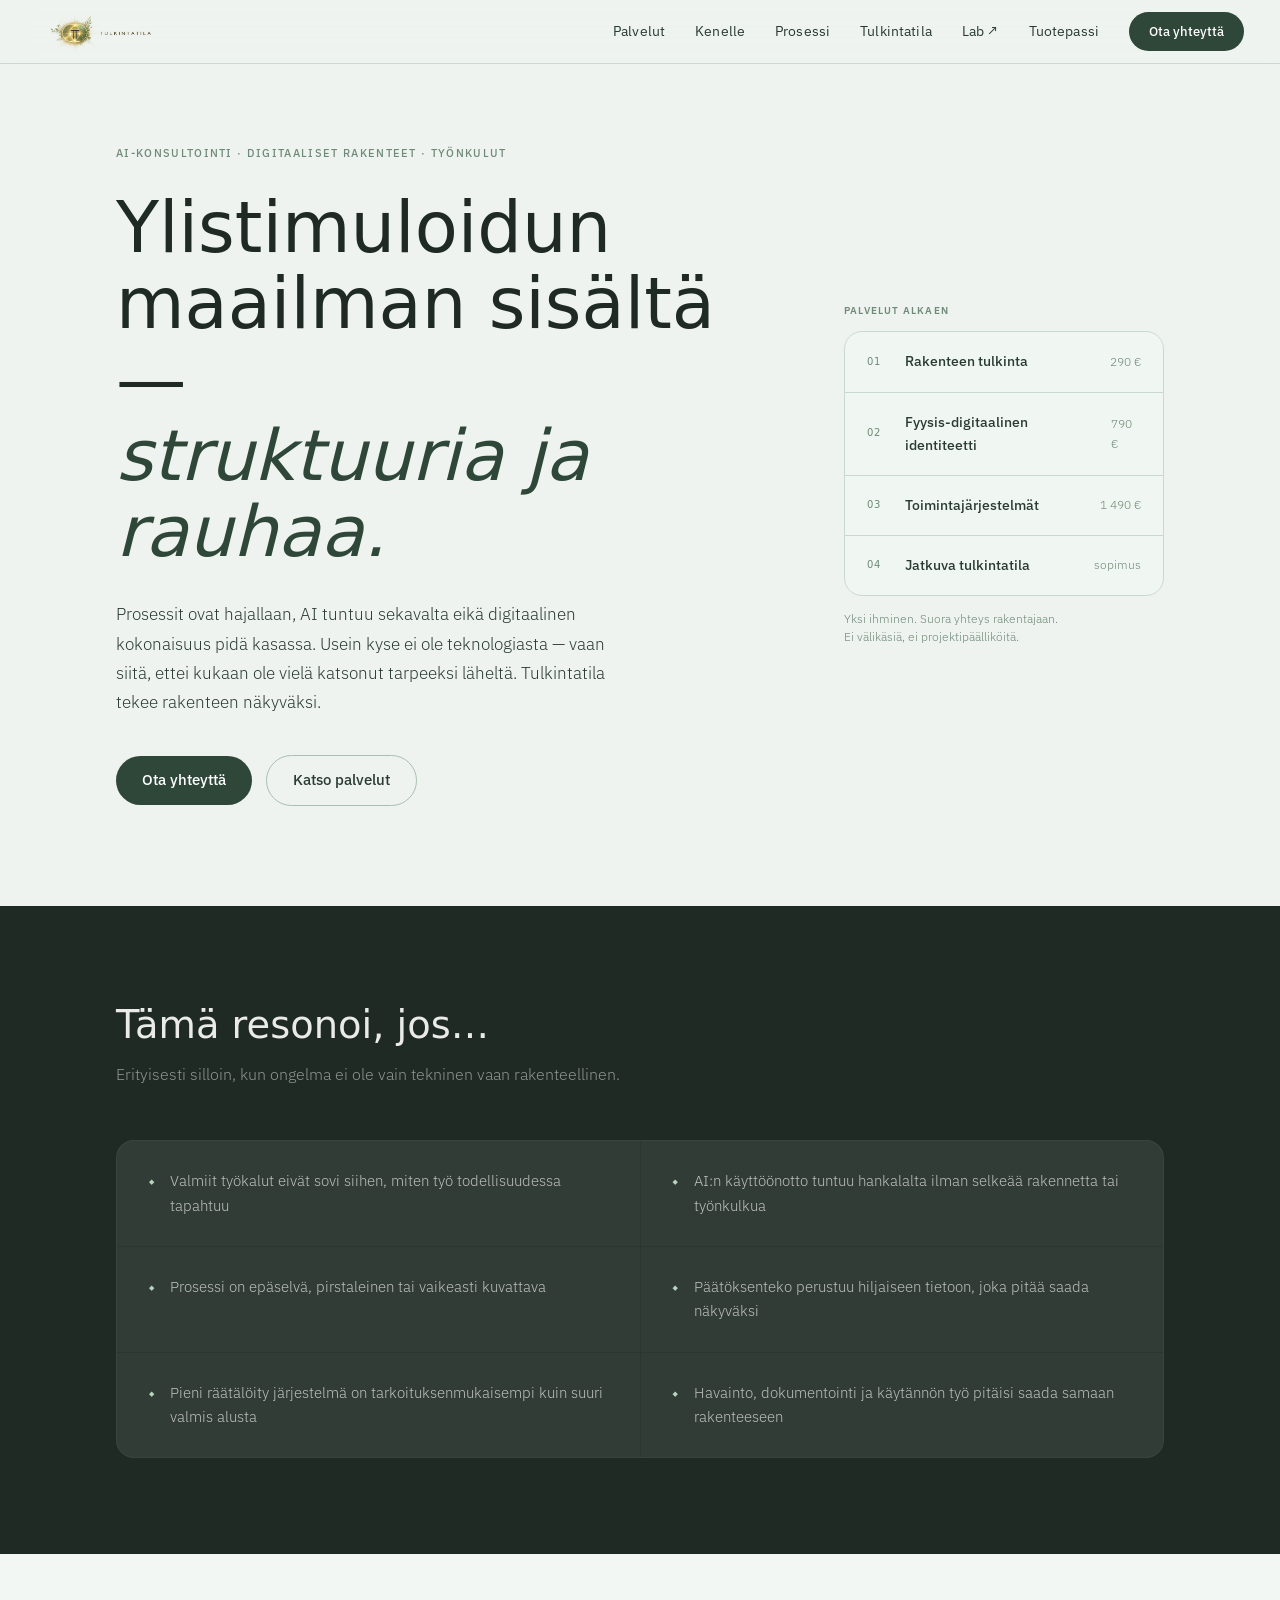
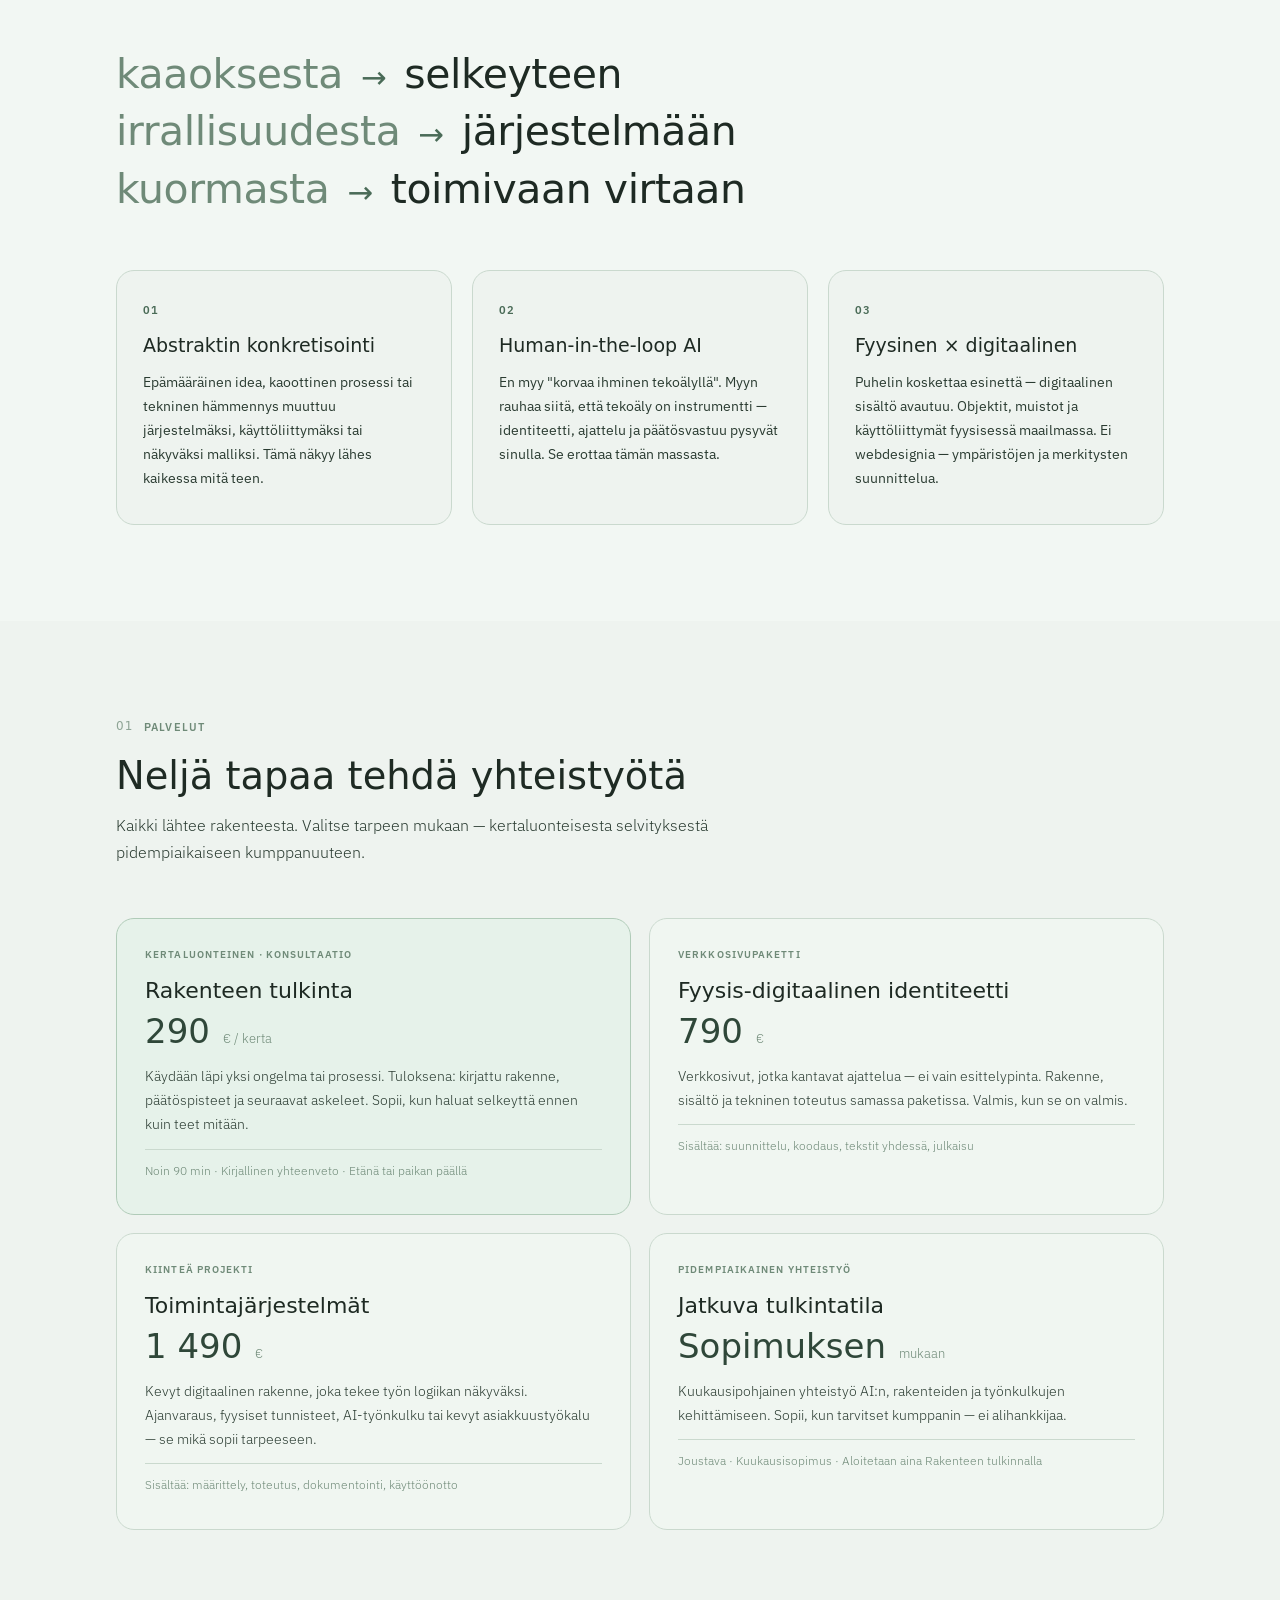
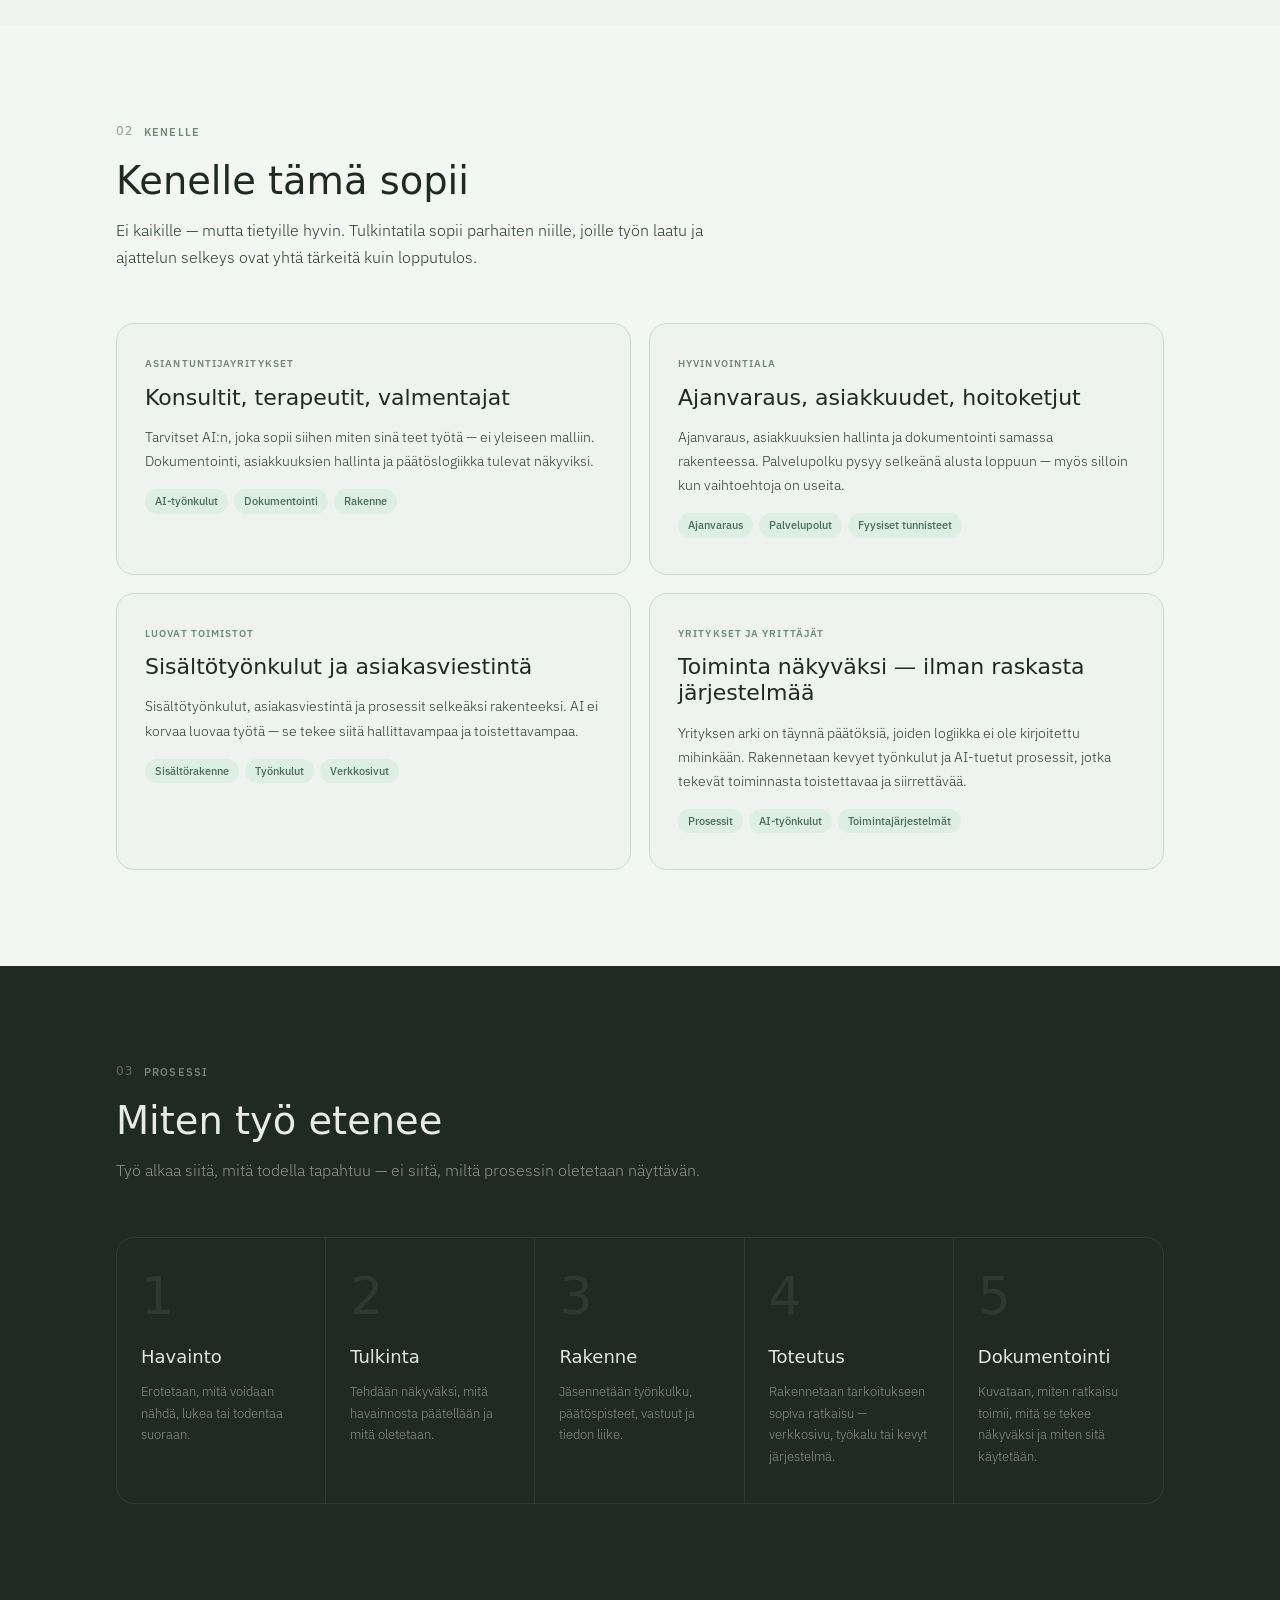
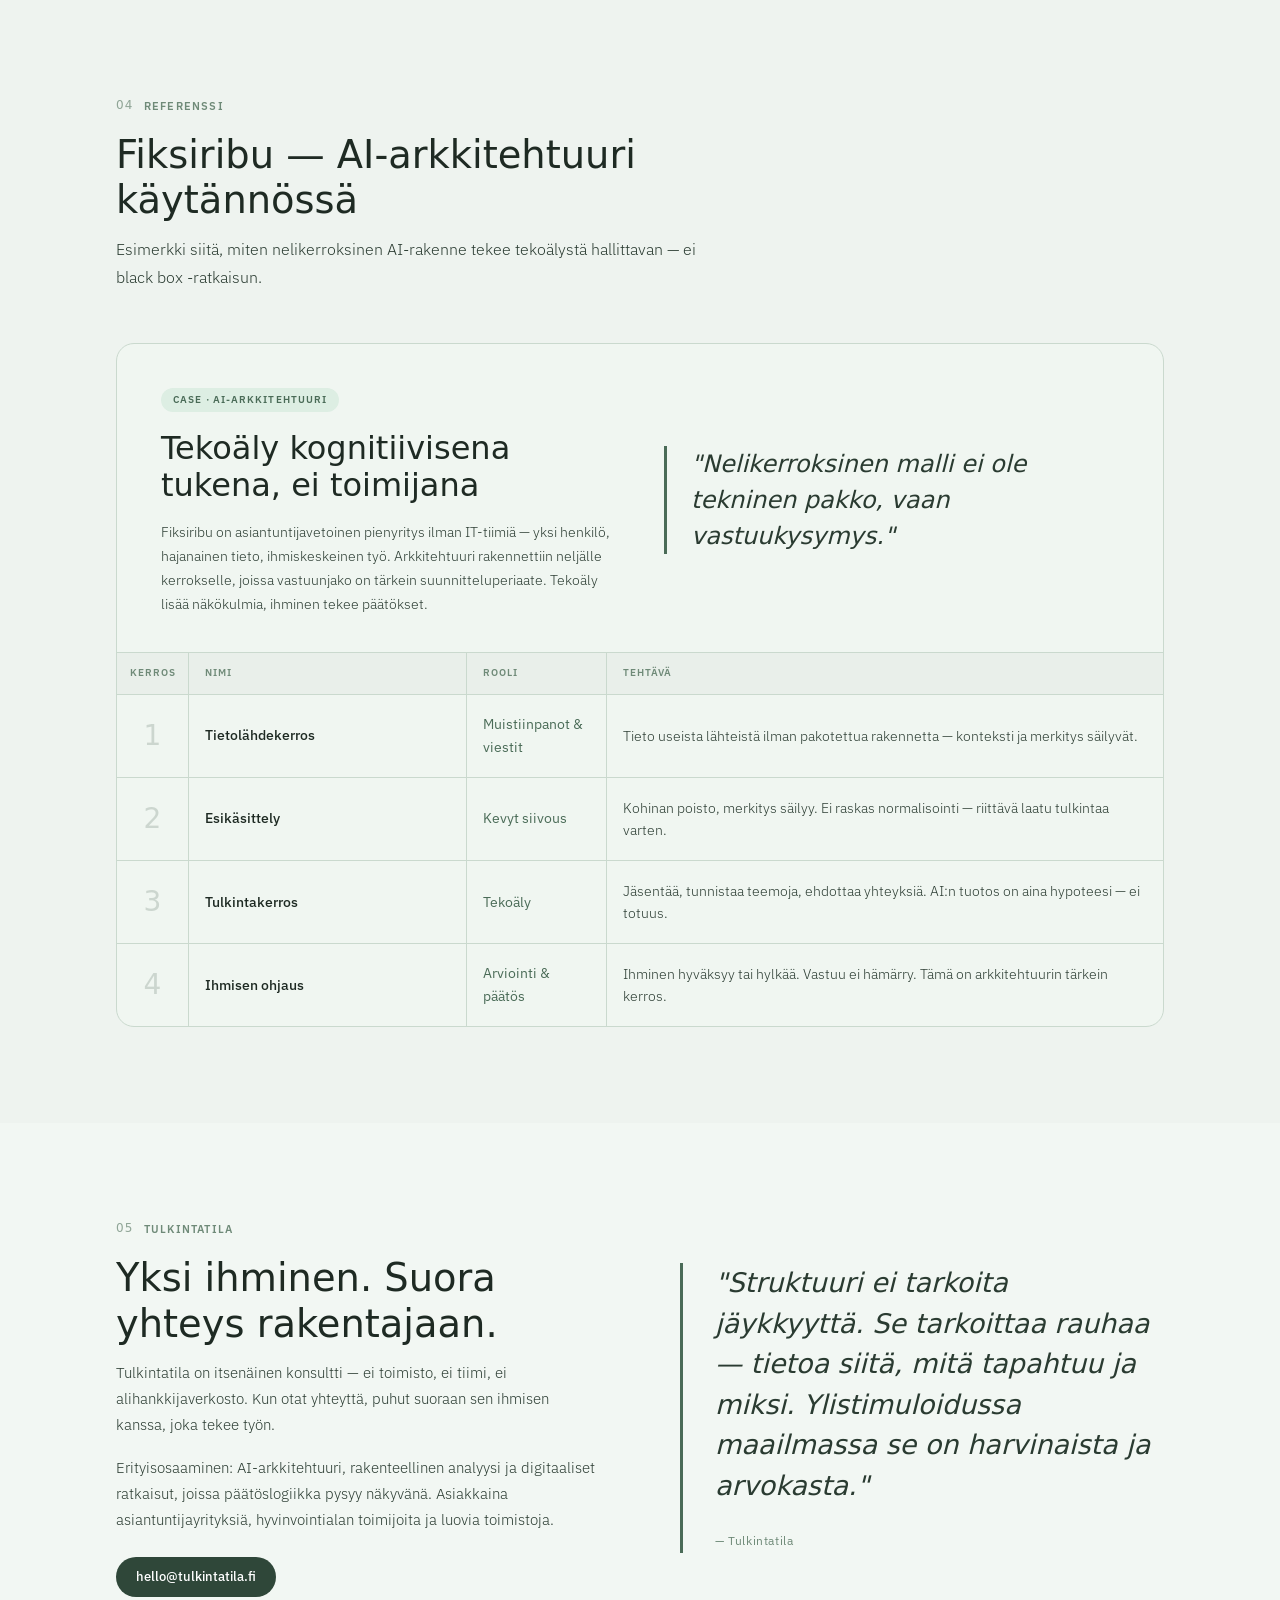
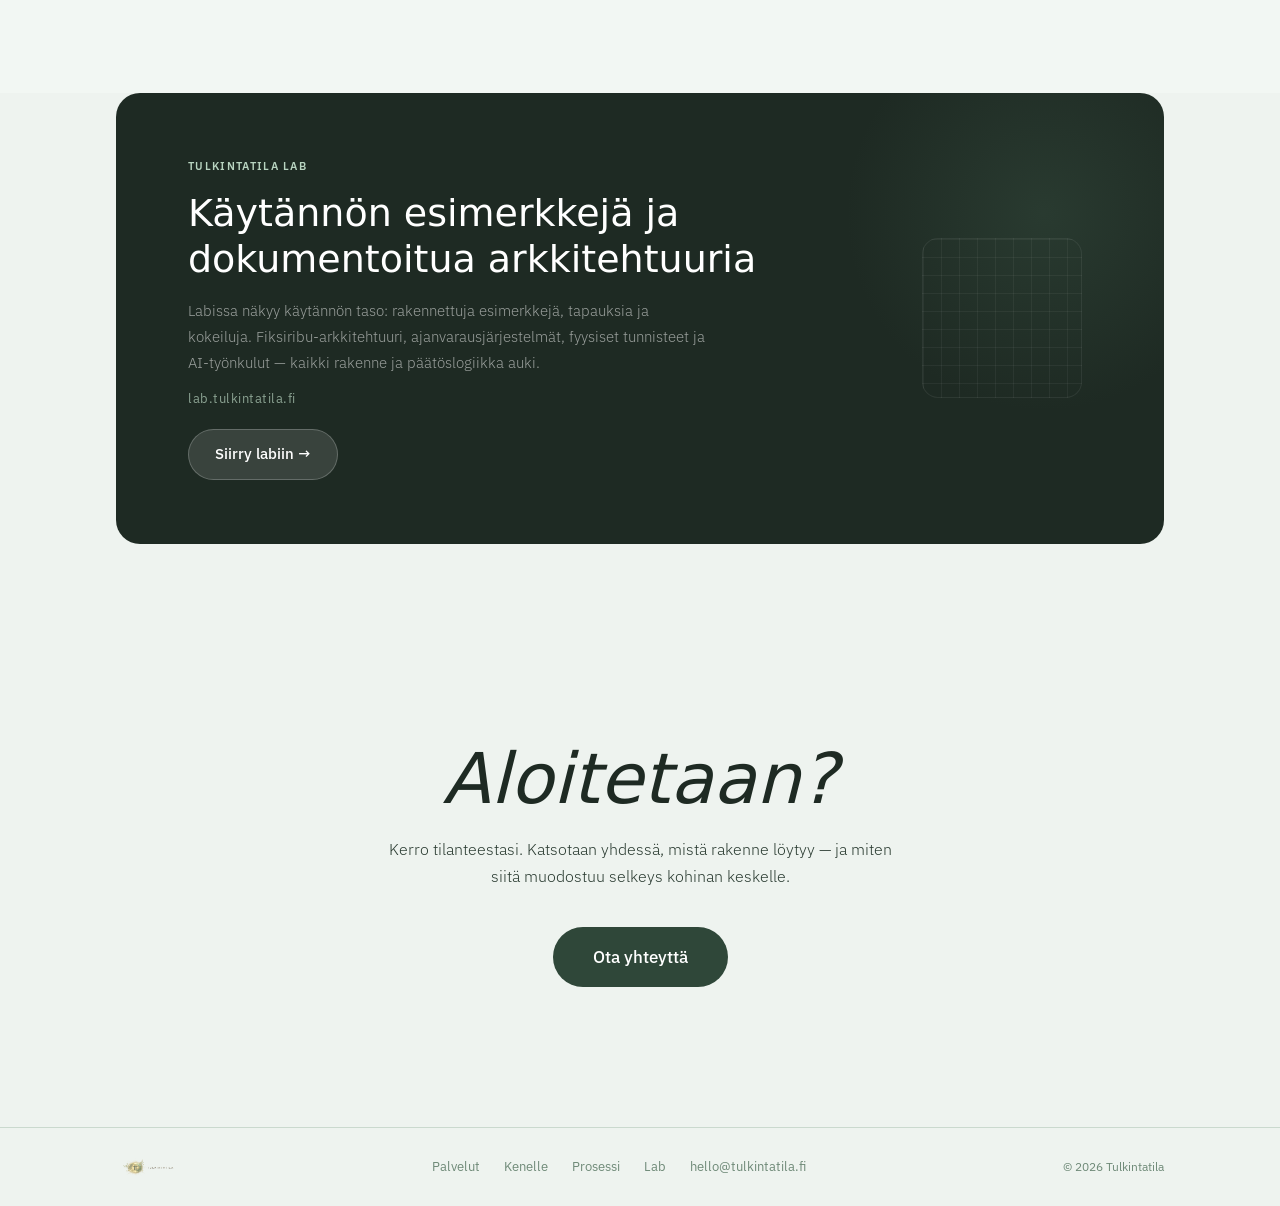
<file: index.html>
<!DOCTYPE html>
<html lang="fi">
<head>
  <meta charset="UTF-8">
  <meta name="viewport" content="width=device-width, initial-scale=1.0">
  <title>Tulkintatila | AI-konsultointi ja digitaaliset rakenteet</title>
  <meta name="description" content="Tulkintatila tekee rakenteen näkyväksi — konsultointi, AI-työnkulut ja digitaaliset järjestelmät. Yksi ihminen, suora yhteys rakentajaan.">
  <link rel="canonical" href="https://tulkintatila.fi/">
  <meta property="og:locale" content="fi_FI">
  <meta property="og:type" content="website">
  <meta property="og:title" content="Tulkintatila | AI-konsultointi ja digitaaliset rakenteet">
  <meta property="og:description" content="Tulkintatila tekee rakenteen näkyväksi. Konsultointi, AI-työnkulut ja kevyet digitaaliset ratkaisut.">
  <meta property="og:url" content="https://tulkintatila.fi/">
  <meta property="og:site_name" content="Tulkintatila">
  <meta property="og:image" content="https://tulkintatila.fi/images/logo.png">
  <meta property="og:image:alt" content="Tulkintatilan logo">
  <meta name="twitter:card" content="summary_large_image">
  <meta name="twitter:title" content="Tulkintatila | AI-konsultointi ja digitaaliset rakenteet">
  <meta name="twitter:description" content="Tulkintatila tekee rakenteen näkyväksi.">
  <meta name="twitter:image" content="https://tulkintatila.fi/images/logo.png">
  <meta name="author" content="Tulkintatila">
  <meta name="robots" content="index, follow">
  <meta name="theme-color" content="#2f4739">
  <meta name="geo.region" content="FI-18">
  <meta name="geo.placename" content="Helsinki, Suomi">
  <meta name="geo.position" content="60.1699;24.9384">
  <meta name="ICBM" content="60.1699, 24.9384">

  <link rel="preconnect" href="https://api.fontshare.com">
  <link rel="preconnect" href="https://fonts.googleapis.com">
  <link rel="preconnect" href="https://fonts.gstatic.com" crossorigin>
  <link href="https://api.fontshare.com/v2/css?f[]=satoshi@400,500,700&display=swap" rel="stylesheet">
  <link href="https://fonts.googleapis.com/css2?family=IBM+Plex+Sans:ital,wght@0,300;0,400;0,500;0,600;1,400&display=swap" rel="stylesheet">

  <style>
/* ============================================
   TULKINTATILA — Measured Editorial
   ============================================ */
:root {
  --bg:          #eef3ef;
  --bg-alt:      #f2f7f3;
  --bg-dark:     #1e2a23;
  --text:        #1e2a23;
  --text-mid:    #2a3b31;
  --text-muted:  #6f8a78;
  --accent:      #2f4739;
  --accent-mid:  #4a6b57;
  --border:      #cad9ce;
  --border-mid:  #a8c0b0;
  --card-bg:     #f0f6f1;
  --card-ai:     #e6f2ea;
  --highlight:   #b8d4c0;
  --tag-bg:      #ddeee3;
  --font-display: 'Satoshi', 'PP Neue Montreal', system-ui, -apple-system, sans-serif;
  --font-body:    'IBM Plex Sans', system-ui, -apple-system, sans-serif;
  --nav-h:     64px;
  --container: 1120px;
  --radius:    10px;
  --radius-lg: 18px;
  --ease:      cubic-bezier(0.16, 1, 0.3, 1);
}

*, *::before, *::after { margin: 0; padding: 0; box-sizing: border-box; }

html {
  scroll-behavior: smooth;
  scroll-padding-top: calc(var(--nav-h) + 24px);
}

body {
  font-family: var(--font-body);
  background-color: var(--bg);
  color: var(--text);
  line-height: 1.65;
  font-size: 16px;
  -webkit-font-smoothing: antialiased;
}

img { max-width: 100%; height: auto; display: block; }
a   { color: inherit; text-decoration: none; }

.container {
  max-width: var(--container);
  margin: 0 auto;
  padding: 0 36px;
}

/* NAV */
.nav {
  position: sticky;
  top: 0;
  z-index: 100;
  height: var(--nav-h);
  background: rgba(238, 243, 239, 0.92);
  backdrop-filter: blur(14px);
  -webkit-backdrop-filter: blur(14px);
  border-bottom: 1px solid var(--border);
  display: flex;
  align-items: center;
  justify-content: space-between;
  padding: 0 36px;
}

.nav-brand { display: flex; align-items: center; }
.nav-logo  { height: 44px; width: auto; opacity: 0.92; }

.nav-links {
  display: flex;
  align-items: center;
  gap: 30px;
}

.nav-link {
  font-size: 14px;
  font-weight: 400;
  color: var(--text-mid);
  letter-spacing: 0.01em;
  transition: color 0.2s;
}
.nav-link:hover { color: var(--text); }

.nav-cta {
  font-size: 13px;
  font-weight: 500;
  background: var(--accent);
  color: #fff;
  padding: 9px 20px;
  border-radius: 100px;
  transition: background 0.2s, transform 0.18s var(--ease), box-shadow 0.2s;
}
.nav-cta:hover {
  background: var(--bg-dark);
  transform: translateY(-1px);
  box-shadow: 0 4px 16px rgba(30,42,35,0.22);
}

.nav-toggle {
  display: none;
  flex-direction: column;
  justify-content: center;
  gap: 5px;
  background: none;
  border: none;
  cursor: pointer;
  padding: 6px 4px;
  width: 32px;
  height: 32px;
}
.nav-toggle span {
  display: block;
  width: 22px;
  height: 1.5px;
  background: var(--text);
  border-radius: 2px;
}

/* HERO */
.hero {
  min-height: calc(100vh - var(--nav-h));
  display: grid;
  grid-template-columns: 1fr 320px;
  gap: 64px;
  align-items: center;
  max-width: var(--container);
  margin: 0 auto;
  padding: 80px 36px 100px;
  animation: fadeUp 0.7s var(--ease) both;
}

.hero-eyebrow {
  font-size: 11px;
  font-weight: 500;
  letter-spacing: 0.12em;
  text-transform: uppercase;
  color: var(--text-muted);
  margin-bottom: 28px;
}

.hero-h1 {
  font-family: var(--font-display);
  font-size: clamp(44px, 5.5vw, 72px);
  font-weight: 400;
  line-height: 1.08;
  color: var(--text);
  margin-bottom: 30px;
  animation: fadeUp 0.65s 0.08s var(--ease) both;
}
.hero-h1 em {
  font-style: italic;
  font-weight: 300;
  color: var(--accent);
}

.hero-body {
  font-size: 17px;
  font-weight: 300;
  line-height: 1.72;
  color: var(--text-mid);
  max-width: 500px;
  margin-bottom: 38px;
  animation: fadeUp 0.65s 0.16s var(--ease) both;
}

.hero-actions {
  display: flex;
  align-items: center;
  gap: 14px;
  flex-wrap: wrap;
  animation: fadeUp 0.65s 0.24s var(--ease) both;
}

.hero-flow { animation: fadeUp 0.8s 0.32s var(--ease) both; }

.flow-label-top {
  font-size: 10px;
  font-weight: 600;
  letter-spacing: 0.12em;
  text-transform: uppercase;
  color: var(--text-muted);
  margin-bottom: 12px;
}

.flow-track {
  border: 1px solid var(--border);
  border-radius: var(--radius-lg);
  background: var(--card-bg);
  overflow: hidden;
}

.flow-step {
  display: flex;
  align-items: center;
  gap: 16px;
  padding: 18px 22px;
  border-bottom: 1px solid var(--border);
  transition: background 0.2s;
}
.flow-step:last-child { border-bottom: none; }
.flow-step:hover { background: rgba(47,71,57,0.05); }

.flow-n {
  font-family: var(--font-display);
  font-size: 10px;
  color: var(--text-muted);
  letter-spacing: 0.06em;
  min-width: 22px;
}

.flow-name {
  font-size: 14px;
  font-weight: 500;
  color: var(--text-mid);
}

.flow-sub {
  font-size: 12px;
  font-weight: 300;
  color: var(--text-muted);
  margin-left: auto;
}

.flow-caption {
  font-size: 12px;
  font-weight: 300;
  color: var(--text-muted);
  line-height: 1.55;
  margin-top: 14px;
}

/* BUTTONS */
.btn {
  display: inline-flex;
  align-items: center;
  justify-content: center;
  font-family: var(--font-body);
  font-size: 15px;
  font-weight: 500;
  padding: 12px 26px;
  border-radius: 100px;
  border: none;
  cursor: pointer;
  white-space: nowrap;
  transition: background 0.2s, color 0.2s, transform 0.2s var(--ease), box-shadow 0.2s;
}
.btn--primary { background: var(--accent); color: #fff; }
.btn--primary:hover {
  background: var(--bg-dark);
  transform: translateY(-2px);
  box-shadow: 0 8px 24px rgba(30,42,35,0.24);
}
.btn--ghost {
  background: transparent;
  color: var(--text-mid);
  border: 1px solid var(--border-mid);
}
.btn--ghost:hover {
  background: var(--card-bg);
  border-color: var(--accent);
  color: var(--accent);
}
.btn--sm  { font-size: 13px; padding: 9px 20px; }
.btn--lg  { font-size: 17px; padding: 16px 40px; }
.btn--lab {
  background: rgba(255,255,255,0.12);
  color: #fff;
  border: 1px solid rgba(255,255,255,0.22);
}
.btn--lab:hover {
  background: rgba(255,255,255,0.2);
  transform: translateY(-2px);
}

/* SECTIONS */
.section { padding: 96px 0; }
.section--ink   { background: var(--bg-dark); color: #fff; }
.section--alt   { background: var(--bg-alt); }
.section--about { background: var(--bg-alt); }

.section-intro { max-width: 620px; margin-bottom: 52px; }

.section-label {
  display: flex;
  align-items: center;
  gap: 10px;
  font-size: 11px;
  font-weight: 600;
  letter-spacing: 0.11em;
  text-transform: uppercase;
  color: var(--text-muted);
  margin-bottom: 16px;
}
.section-label--light { color: rgba(255,255,255,0.4); }

.section-n {
  font-family: var(--font-display);
  font-size: 12px;
  font-weight: 400;
  opacity: 0.75;
}

.section-h2 {
  font-family: var(--font-display);
  font-size: clamp(28px, 3vw, 42px);
  font-weight: 400;
  line-height: 1.18;
  color: var(--text);
  margin-bottom: 14px;
}
.section-h2--light { color: rgba(255,255,255,0.9); }

.section-desc { font-size: 16px; font-weight: 300; color: var(--text-mid); line-height: 1.7; }
.section-desc--light { color: rgba(255,255,255,0.5); }

/* CARDS */
.card-grid {
  display: grid;
  grid-template-columns: repeat(3, 1fr);
  gap: 18px;
}
.card-grid--2 {
  grid-template-columns: repeat(2, 1fr);
}

.card {
  background: var(--card-bg);
  border: 1px solid var(--border);
  border-radius: var(--radius-lg);
  padding: 28px 28px 34px;
  position: relative;
  overflow: hidden;
  transition: transform 0.28s var(--ease), box-shadow 0.28s var(--ease), border-color 0.22s;
}
.card::before {
  content: '';
  position: absolute;
  top: 0; left: 0;
  width: 3px; height: 0;
  background: var(--accent);
  transition: height 0.35s var(--ease);
}
.card:hover {
  transform: translateY(-5px);
  box-shadow: 0 14px 44px rgba(30,42,35,0.10);
  border-color: var(--border-mid);
}
.card:hover::before { height: 100%; }

.card--featured { background: var(--card-ai); border-color: #b0cbb8; }
.card--featured::before { background: var(--accent-mid); }

.card-tag {
  font-size: 10px;
  font-weight: 600;
  letter-spacing: 0.11em;
  text-transform: uppercase;
  color: var(--text-muted);
  margin-bottom: 14px;
}
.card-h3 {
  font-family: var(--font-display);
  font-size: 22px;
  font-weight: 500;
  line-height: 1.2;
  color: var(--text);
  margin-bottom: 10px;
}
.card-price {
  font-family: var(--font-display);
  font-size: 34px;
  font-weight: 400;
  color: var(--accent);
  line-height: 1;
  margin-bottom: 16px;
}
.card-price .price-unit {
  font-family: var(--font-body);
  font-size: 13px;
  font-weight: 300;
  color: var(--text-muted);
  margin-left: 2px;
}
.card-body {
  font-size: 14px;
  font-weight: 300;
  line-height: 1.72;
  color: var(--text-mid);
}
.card-detail {
  font-size: 12px;
  font-weight: 300;
  color: var(--text-muted);
  margin-top: 12px;
  padding-top: 12px;
  border-top: 1px solid var(--border);
  line-height: 1.55;
}

/* ERIKOISOSAAMINEN */
.transform-strip {
  display: flex;
  flex-direction: column;
  gap: 8px;
  margin-bottom: 56px;
}
.transform-line {
  font-family: var(--font-display);
  font-size: clamp(24px, 3.2vw, 42px);
  font-weight: 400;
  letter-spacing: -0.01em;
  line-height: 1.2;
  display: flex;
  align-items: baseline;
  gap: 18px;
}
.t-from { color: var(--text-muted); }
.t-arrow { color: var(--accent-mid); font-size: 0.75em; }
.t-to { color: var(--text); }
.expertise-grid {
  display: grid;
  grid-template-columns: repeat(3, 1fr);
  gap: 20px;
}
.expertise-card {
  padding: 30px 26px 34px;
  border: 1px solid var(--border);
  border-radius: var(--radius-lg);
  background: var(--bg);
  transition: border-color 0.22s;
}
.expertise-card:hover { border-color: var(--border-mid); }
.expertise-num {
  font-size: 11px;
  font-weight: 600;
  letter-spacing: 0.1em;
  text-transform: uppercase;
  color: var(--accent-mid);
  margin-bottom: 14px;
}
.expertise-h3 {
  font-family: var(--font-display);
  font-size: 19px;
  font-weight: 500;
  color: var(--text);
  margin-bottom: 12px;
  line-height: 1.3;
}
.expertise-body {
  font-size: 14px;
  line-height: 1.72;
  color: var(--text-mid);
}

/* AUDIENCE */
.audience-grid {
  display: grid;
  grid-template-columns: repeat(2, 1fr);
  gap: 18px;
}
.audience-card {
  background: var(--bg);
  border: 1px solid var(--border);
  border-radius: var(--radius-lg);
  padding: 32px 28px 36px;
  position: relative;
  overflow: hidden;
  transition: transform 0.28s var(--ease), box-shadow 0.28s var(--ease), border-color 0.22s;
}
.audience-card::before {
  content: '';
  position: absolute;
  top: 0; left: 0;
  width: 100%; height: 3px;
  background: linear-gradient(90deg, var(--accent-mid), transparent);
  opacity: 0;
  transition: opacity 0.3s;
}
.audience-card:hover {
  transform: translateY(-4px);
  box-shadow: 0 12px 36px rgba(30,42,35,0.09);
  border-color: var(--border-mid);
}
.audience-card:hover::before { opacity: 1; }
.audience-tag-label {
  font-size: 10px;
  font-weight: 600;
  letter-spacing: 0.11em;
  text-transform: uppercase;
  color: var(--text-muted);
  margin-bottom: 12px;
}
.audience-h3 {
  font-family: var(--font-display);
  font-size: 22px;
  font-weight: 500;
  line-height: 1.2;
  color: var(--text);
  margin-bottom: 14px;
}
.audience-body {
  font-size: 14px;
  font-weight: 300;
  line-height: 1.72;
  color: var(--text-mid);
  margin-bottom: 16px;
}
.audience-tags {
  display: flex;
  flex-wrap: wrap;
  gap: 6px;
}
.audience-pill {
  font-size: 11px;
  font-weight: 500;
  color: var(--accent-mid);
  background: var(--tag-bg);
  padding: 3px 10px;
  border-radius: 100px;
}

/* PROCESS STEPS */
.steps {
  display: grid;
  grid-template-columns: repeat(5, 1fr);
  border: 1px solid rgba(255,255,255,0.08);
  border-radius: var(--radius-lg);
  overflow: hidden;
}
.step {
  padding: 32px 24px 36px;
  border-right: 1px solid rgba(255,255,255,0.07);
  transition: background 0.2s;
}
.step:last-child { border-right: none; }
.step:hover { background: rgba(255,255,255,0.03); }

.step-n {
  display: block;
  font-family: var(--font-display);
  font-size: 52px;
  font-weight: 300;
  color: rgba(255,255,255,0.07);
  line-height: 1;
  margin-bottom: 20px;
  user-select: none;
}
.step-h3 {
  font-family: var(--font-display);
  font-size: 18px;
  font-weight: 500;
  color: rgba(255,255,255,0.88);
  margin-bottom: 10px;
}
.step p {
  font-size: 13px;
  font-weight: 300;
  color: rgba(255,255,255,0.48);
  line-height: 1.65;
}

/* FIKSIRIBU / CASE STUDY */
.case-study-card {
  background: var(--card-bg);
  border: 1px solid var(--border);
  border-radius: var(--radius-lg);
  overflow: hidden;
}
.case-study-top {
  display: grid;
  grid-template-columns: 1fr 1fr;
  gap: 48px;
  padding: 40px 44px 36px;
  border-bottom: 1px solid var(--border);
  align-items: center;
}
.case-study-badge {
  display: inline-block;
  font-size: 10px;
  font-weight: 600;
  letter-spacing: 0.11em;
  text-transform: uppercase;
  color: var(--accent-mid);
  background: var(--tag-bg);
  padding: 4px 12px;
  border-radius: 100px;
  margin-bottom: 18px;
}
.case-study-h3 {
  font-family: var(--font-display);
  font-size: clamp(22px, 2.5vw, 32px);
  font-weight: 400;
  color: var(--text);
  line-height: 1.15;
  margin-bottom: 16px;
}
.case-study-body {
  font-size: 14px;
  font-weight: 300;
  color: var(--text-mid);
  line-height: 1.72;
}
.case-study-quote {
  border-left: 3px solid var(--accent-mid);
  padding-left: 24px;
}
.case-study-quote p {
  font-family: var(--font-display);
  font-size: clamp(17px, 2vw, 24px);
  font-style: italic;
  font-weight: 300;
  line-height: 1.5;
  color: var(--text-mid);
}
.arch-table { display: block; overflow-x: auto; -webkit-overflow-scrolling: touch; }
.arch-head {
  display: grid;
  grid-template-columns: 72px 1fr 140px 2fr;
  min-width: 540px;
  background: rgba(47,71,57,0.04);
  border-bottom: 1px solid var(--border);
}
.arch-head-cell {
  padding: 12px 16px;
  font-size: 10px;
  font-weight: 600;
  letter-spacing: 0.1em;
  text-transform: uppercase;
  color: var(--text-muted);
  border-right: 1px solid var(--border);
  overflow: hidden;
  white-space: nowrap;
}
.arch-head-cell:first-child { text-align: center; padding-left: 8px; padding-right: 8px; }
.arch-head-cell:last-child { border-right: none; }
.arch-row {
  display: grid;
  grid-template-columns: 72px 1fr 140px 2fr;
  min-width: 540px;
  border-bottom: 1px solid var(--border);
  transition: background 0.18s;
}
.arch-row:last-child { border-bottom: none; }
.arch-row:hover { background: rgba(47,71,57,0.03); }
.arch-cell {
  padding: 18px 16px;
  border-right: 1px solid var(--border);
  font-size: 14px;
  display: flex;
  align-items: center;
  min-width: 0;
}
.arch-cell:last-child { border-right: none; }
.arch-num {
  font-family: var(--font-display);
  font-size: 28px;
  font-weight: 300;
  color: rgba(47,71,57,0.18);
  justify-content: center;
}
.arch-name-col { font-weight: 500; color: var(--text); }
.arch-tool-col { color: var(--accent-mid); font-weight: 400; }
.arch-desc-col { color: var(--text-mid); font-weight: 300; line-height: 1.6; }

/* WHEN GRID */
.when-grid {
  display: grid;
  grid-template-columns: repeat(2, 1fr);
  gap: 1px;
  background: var(--border);
  border: 1px solid var(--border);
  border-radius: var(--radius-lg);
  overflow: hidden;
}
.when-item {
  display: flex;
  align-items: flex-start;
  gap: 16px;
  padding: 28px 32px;
  background: var(--bg);
  transition: background 0.2s;
}
.when-item:hover { background: var(--card-bg); }
.when-marker { color: var(--accent-mid); font-size: 7px; margin-top: 7px; flex-shrink: 0; }
.when-item p { font-size: 15px; font-weight: 300; color: var(--text-mid); line-height: 1.62; }
.section--ink .when-grid { background: rgba(255,255,255,0.06); border-color: rgba(255,255,255,0.07); }
.section--ink .when-item { background: rgba(255,255,255,0.03); }
.section--ink .when-item:hover { background: rgba(255,255,255,0.07); }
.section--ink .when-marker { color: var(--highlight); }
.section--ink .when-item p { color: rgba(255,255,255,0.68); }

/* ABOUT */
.about-grid {
  display: grid;
  grid-template-columns: 1fr 1fr;
  gap: 80px;
  align-items: center;
}
.about-p {
  font-size: 15px;
  font-weight: 300;
  color: var(--text-mid);
  line-height: 1.75;
  margin-bottom: 16px;
}
.about-text .btn { margin-top: 8px; }

.about-quote {
  border-left: 3px solid var(--accent-mid);
  padding-left: 32px;
}
.about-quote p {
  font-family: var(--font-display);
  font-size: clamp(19px, 2.2vw, 27px);
  font-style: italic;
  font-weight: 300;
  line-height: 1.5;
  color: var(--text-mid);
  margin-bottom: 20px;
}
.about-quote cite {
  font-size: 12px;
  color: var(--text-muted);
  font-style: normal;
  letter-spacing: 0.05em;
}

/* LAB */
.lab-section { padding: 0 0 80px; }
.lab-card {
  background: var(--bg-dark);
  border-radius: 24px;
  padding: 64px 72px;
  display: grid;
  grid-template-columns: 1fr 180px;
  gap: 48px;
  align-items: center;
  position: relative;
  overflow: hidden;
}
.lab-card::before {
  content: '';
  position: absolute;
  top: -80px; right: -80px;
  width: 400px; height: 400px;
  background: radial-gradient(circle, rgba(74,107,87,0.25) 0%, transparent 70%);
  pointer-events: none;
}
.lab-content { position: relative; z-index: 1; }
.lab-eyebrow {
  display: block;
  font-size: 11px;
  font-weight: 600;
  letter-spacing: 0.12em;
  text-transform: uppercase;
  color: var(--highlight);
  margin-bottom: 16px;
}
.lab-h2 {
  font-family: var(--font-display);
  font-size: clamp(26px, 3vw, 38px);
  font-weight: 400;
  color: #fff;
  line-height: 1.2;
  margin-bottom: 16px;
}
.lab-body {
  font-size: 15px;
  font-weight: 300;
  color: rgba(255,255,255,0.55);
  line-height: 1.72;
  max-width: 520px;
  margin-bottom: 12px;
}
.lab-url {
  font-size: 13px;
  font-weight: 400;
  color: var(--highlight);
  letter-spacing: 0.04em;
  margin-bottom: 20px;
  opacity: 0.7;
}
.lab-deco {
  position: relative; z-index: 1;
  display: flex; align-items: center; justify-content: center;
}
.lab-deco-inner {
  width: 160px; height: 160px;
  border-radius: 16px;
  border: 1px solid rgba(255,255,255,0.07);
  background-image:
    linear-gradient(rgba(255,255,255,0.05) 1px, transparent 1px),
    linear-gradient(90deg, rgba(255,255,255,0.05) 1px, transparent 1px);
  background-size: 18px 18px;
}

/* CTA */
.cta-section { padding: 120px 0 140px; text-align: center; }
.cta-inner { max-width: 520px; margin: 0 auto; }
.cta-h2 {
  font-family: var(--font-display);
  font-size: clamp(40px, 5.5vw, 70px);
  font-weight: 400;
  font-style: italic;
  color: var(--text);
  line-height: 1;
  margin-bottom: 22px;
}
.cta-body {
  font-size: 16px;
  font-weight: 300;
  color: var(--text-mid);
  line-height: 1.72;
  margin-bottom: 36px;
}

/* FOOTER */
.footer { border-top: 1px solid var(--border); padding: 28px 0; }
.footer-inner {
  display: flex;
  align-items: center;
  justify-content: space-between;
  gap: 24px;
}
.footer-brand { display: flex; align-items: center; }
.footer-logo  { height: 22px; width: auto; opacity: 0.65; }
.footer-nav   { display: flex; align-items: center; gap: 24px; }
.footer-nav a { font-size: 13px; color: var(--text-muted); transition: color 0.2s; }
.footer-nav a:hover { color: var(--text); }
.footer-copy  { font-size: 12px; color: var(--text-muted); }

/* ANIMATIONS */
@keyframes fadeUp {
  from { opacity: 0; transform: translateY(22px); }
  to   { opacity: 1; transform: translateY(0); }
}

/* TABLET */
@media (max-width: 1024px) {
  .hero {
    grid-template-columns: 1fr;
    min-height: auto;
    padding: 64px 36px 80px;
    gap: 48px;
  }
  .hero-flow { max-width: 480px; }
  .flow-track {
    display: grid;
    grid-template-columns: repeat(4, 1fr);
  }
  .flow-step {
    flex-direction: column;
    gap: 6px;
    padding: 14px;
    text-align: center;
    border-bottom: none;
    border-right: 1px solid var(--border);
  }
  .flow-step:last-child { border-right: none; }
  .flow-sub { display: none; }
  .card-grid { grid-template-columns: repeat(2, 1fr); }
  .card-grid--2 { grid-template-columns: repeat(2, 1fr); }
  .expertise-grid { grid-template-columns: repeat(2, 1fr); }
  .audience-grid { grid-template-columns: repeat(2, 1fr); }
  .steps { grid-template-columns: repeat(3, 1fr); }
  .step:nth-child(3) { border-right: none; }
  .step:nth-child(4),
  .step:nth-child(5) { border-top: 1px solid rgba(255,255,255,0.07); }
  .about-grid { grid-template-columns: 1fr; gap: 48px; }
  .lab-card { grid-template-columns: 1fr; padding: 52px 48px; }
  .lab-deco { display: none; }
  .when-grid { grid-template-columns: 1fr; }
  .case-study-top { grid-template-columns: 1fr; gap: 32px; padding: 32px 32px 28px; }
  .arch-head { grid-template-columns: 48px 160px 110px 1fr; }
  .arch-row  { grid-template-columns: 48px 160px 110px 1fr; }
  .footer-inner { flex-direction: column; align-items: flex-start; gap: 16px; }
}

/* MOBILE */
@media (max-width: 720px) {
  .container { padding: 0 20px; }
  .nav { padding: 0 20px; }
  .nav-links {
    display: none;
    position: fixed;
    top: var(--nav-h);
    left: 0; right: 0;
    background: var(--bg);
    border-bottom: 1px solid var(--border);
    flex-direction: column;
    align-items: stretch;
    gap: 0;
    padding: 8px 20px 16px;
    box-shadow: 0 8px 24px rgba(30,42,35,0.08);
  }
  .nav-links.is-open { display: flex; }
  .nav-link { padding: 13px 0; border-bottom: 1px solid var(--border); font-size: 15px; }
  .nav-cta  { margin-top: 12px; text-align: center; border-radius: 8px; padding: 13px; }
  .nav-toggle { display: flex; }
  .hero { padding: 48px 20px 64px; gap: 40px; }
  .hero-flow { display: none; }
  .hero-actions { flex-direction: column; align-items: flex-start; }
  .section { padding: 72px 0; }
  .card-grid { grid-template-columns: 1fr; }
  .card-grid--2 { grid-template-columns: 1fr; }
  .expertise-grid { grid-template-columns: 1fr; }
  .audience-grid { grid-template-columns: 1fr; }
  .steps {
    grid-template-columns: 1fr;
    border: none;
    gap: 1px;
    background: rgba(255,255,255,0.06);
    overflow: hidden;
  }
  .step {
    border-right: none;
    border-bottom: 1px solid rgba(255,255,255,0.07);
    padding: 24px 24px 28px;
    background: rgba(255,255,255,0.02);
  }
  .step:last-child { border-bottom: none; }
  .step-n { font-size: 36px; margin-bottom: 14px; }
  .when-item { padding: 22px 20px; }
  .lab-card { padding: 36px 28px; }
  .cta-section { padding: 80px 0 100px; }
  .footer-inner { flex-direction: column; align-items: flex-start; gap: 16px; }
  .footer-nav { flex-wrap: wrap; gap: 16px; }
  .case-study-top { padding: 24px 20px 20px; }
  .arch-head,
  .arch-row {
    grid-template-columns: 40px 1fr 1fr;
  }
  .arch-head-cell:nth-child(3),
  .arch-cell:nth-child(3) { display: none; }
}
  </style>

  <script type="application/ld+json">
  {
    "@context": "https://schema.org",
    "@graph": [
      {
        "@type": "ProfessionalService",
        "@id": "https://tulkintatila.fi/#business",
        "name": "Tulkintatila",
        "url": "https://tulkintatila.fi/",
        "email": "hello@tulkintatila.fi",
        "description": "Tulkintatila tekee rakenteen näkyväksi — AI-konsultointi, työnkulut ja kevyet digitaaliset järjestelmät. Yksi ihminen, suora yhteys rakentajaan.",
        "image": "https://tulkintatila.fi/images/logo.png",
        "priceRange": "€€",
        "currenciesAccepted": "EUR",
        "areaServed": {"@type": "Country", "name": "Finland"},
        "address": {
          "@type": "PostalAddress",
          "addressCountry": "FI",
          "addressRegion": "Uusimaa"
        },
        "knowsAbout": [
          "AI-konsultointi",
          "tekoälyarkkitehtuuri",
          "digitaaliset työnkulut",
          "verkkosivut",
          "kevyet digitaaliset järjestelmät",
          "compliance-työkalut",
          "NFC-teknologia"
        ],
        "hasOfferCatalog": {
          "@type": "OfferCatalog",
          "name": "Tulkintatilan palvelut",
          "itemListElement": [
            {"@type": "Offer", "name": "Rakenteen tulkinta", "price": "290", "priceCurrency": "EUR"},
            {"@type": "Offer", "name": "Fyysis-digitaalinen identiteetti", "price": "790", "priceCurrency": "EUR"},
            {"@type": "Offer", "name": "Toimintajärjestelmät", "price": "1490", "priceCurrency": "EUR"},
            {"@type": "Offer", "name": "Jatkuva tulkintatila", "description": "sopimuksen mukaan"}
          ]
        },
        "sameAs": [
          "https://lab.tulkintatila.fi/"
        ]
      },
      {
        "@type": "WebSite",
        "@id": "https://tulkintatila.fi/#website",
        "url": "https://tulkintatila.fi/",
        "name": "Tulkintatila",
        "inLanguage": "fi",
        "publisher": {"@id": "https://tulkintatila.fi/#business"}
      },
      {
        "@type": "FAQPage",
        "@id": "https://tulkintatila.fi/#faq",
        "mainEntity": [
          {
            "@type": "Question",
            "name": "Milloin Tulkintatilasta on hyötyä?",
            "acceptedAnswer": {
              "@type": "Answer",
              "text": "Erityisesti silloin kun valmiit työkalut eivät sovi siihen miten työ todellisuudessa tapahtuu, AI:n käyttöönotto tuntuu hankalalta ilman selkeää rakennetta, prosessi on epäselvä tai pirstaleinen, tai päätöksenteko perustuu hiljaiseen tietoon joka pitää saada näkyväksi."
            }
          },
          {
            "@type": "Question",
            "name": "Mitä Tulkintatila tekee?",
            "acceptedAnswer": {
              "@type": "Answer",
              "text": "Tulkintatila tekee rakenteen näkyväksi: konsultointi, AI-työnkulut, verkkosivut ja kevyet digitaaliset järjestelmät. Yksi ihminen, suora yhteys rakentajaan. Ei välikäsiä, ei projektipäälliköitä."
            }
          },
          {
            "@type": "Question",
            "name": "Miten tekoälyä käytetään Tulkintatilassa?",
            "acceptedAnswer": {
              "@type": "Answer",
              "text": "Human-in-the-loop -periaatteella: tekoäly tuottaa ehdotuksia, ihminen arvioi ja hyväksyy. Tekoäly ei tee päätöksiä — se on instrumentti. Identiteetti, ajattelu ja päätösvastuu pysyvät aina ihmisellä."
            }
          }
        ]
      },
      {
        "@type": "WebPage",
        "@id": "https://tulkintatila.fi/#webpage",
        "url": "https://tulkintatila.fi/",
        "name": "Tulkintatila | AI-konsultointi ja digitaaliset rakenteet",
        "description": "Tulkintatila tekee rakenteen näkyväksi — konsultointi, AI-työnkulut ja digitaaliset järjestelmät. Yksi ihminen, suora yhteys rakentajaan.",
        "inLanguage": "fi",
        "isPartOf": {"@id": "https://tulkintatila.fi/#website"},
        "about": {"@id": "https://tulkintatila.fi/#business"}
      }
    ]
  }
  </script>
  <script type="text/javascript">
    (function(c,l,a,r,i,t,y){
      c[a]=c[a]||function(){(c[a].q=c[a].q||[]).push(arguments)};
      t=l.createElement(r);t.async=1;t.src="https://www.clarity.ms/tag/"+i;
      y=l.getElementsByTagName(r)[0];y.parentNode.insertBefore(t,y);
    })(window, document, "clarity", "script", "wnurjt6llh");
  </script>
</head>
<body>

  <nav class="nav" id="nav">
    <a href="/" class="nav-brand">
      <img src="images/logo.png" alt="Tulkintatila — AI-konsultointi ja digitaaliset rakenteet" class="nav-logo">
    </a>
    <button class="nav-toggle" aria-label="Valikko" aria-expanded="false"
      onclick="var e=this.getAttribute('aria-expanded')==='true';this.setAttribute('aria-expanded',e?'false':'true');document.querySelector('.nav-links').classList.toggle('is-open')">
      <span></span><span></span><span></span>
    </button>
    <div class="nav-links">
      <a href="#palvelut" class="nav-link">Palvelut</a>
      <a href="#kenelle" class="nav-link">Kenelle</a>
      <a href="#prosessi" class="nav-link">Prosessi</a>
      <a href="#minusta" class="nav-link">Tulkintatila</a>
      <a href="https://lab.tulkintatila.fi/" class="nav-link" target="_blank" rel="noopener">Lab ↗</a>
      <a href="/digitaalinen-tuotepassi/" class="nav-link">Tuotepassi</a>
      <a href="mailto:hello@tulkintatila.fi" class="nav-cta">Ota yhteyttä</a>
    </div>
  </nav>

  <main>

    <!-- HERO -->
    <section class="hero" id="hero">
      <div class="hero-content">
        <p class="hero-eyebrow">AI-konsultointi · Digitaaliset rakenteet · Työnkulut</p>
        <h1 class="hero-h1">
          Ylistimuloidun<br>
          maailman sisältä —<br>
          <em>struktuuria ja rauhaa.</em>
        </h1>
        <p class="hero-body">
          Prosessit ovat hajallaan, AI tuntuu sekavalta eikä digitaalinen kokonaisuus pidä kasassa.
          Usein kyse ei ole teknologiasta — vaan siitä, ettei kukaan ole vielä katsonut tarpeeksi läheltä.
          Tulkintatila tekee rakenteen näkyväksi.
        </p>
        <div class="hero-actions">
          <a href="mailto:hello@tulkintatila.fi" class="btn btn--primary">Ota yhteyttä</a>
          <a href="#palvelut" class="btn btn--ghost">Katso palvelut</a>
        </div>
      </div>
      <div class="hero-flow">
        <p class="flow-label-top">Palvelut alkaen</p>
        <div class="flow-track">
          <div class="flow-step">
            <span class="flow-n">01</span>
            <span class="flow-name">Rakenteen tulkinta</span>
            <span class="flow-sub">290 €</span>
          </div>
          <div class="flow-step">
            <span class="flow-n">02</span>
            <span class="flow-name">Fyysis-digitaalinen identiteetti</span>
            <span class="flow-sub">790 €</span>
          </div>
          <div class="flow-step">
            <span class="flow-n">03</span>
            <span class="flow-name">Toimintajärjestelmät</span>
            <span class="flow-sub">1 490 €</span>
          </div>
          <div class="flow-step">
            <span class="flow-n">04</span>
            <span class="flow-name">Jatkuva tulkintatila</span>
            <span class="flow-sub">sopimus</span>
          </div>
        </div>
        <p class="flow-caption">Yksi ihminen. Suora yhteys rakentajaan.<br>Ei välikäsiä, ei projektipäälliköitä.</p>
      </div>
    </section>

    <!-- MILLOIN -->
    <section class="section section--ink" id="milloin">
      <div class="container">
        <div class="section-intro">
          <h2 class="section-h2 section-h2--light">Tämä resonoi, jos…</h2>
          <p class="section-desc section-desc--light">Erityisesti silloin, kun ongelma ei ole vain tekninen vaan rakenteellinen.</p>
        </div>
        <div class="when-grid">
          <div class="when-item">
            <span class="when-marker" aria-hidden="true">◆</span>
            <p>Valmiit työkalut eivät sovi siihen, miten työ todellisuudessa tapahtuu</p>
          </div>
          <div class="when-item">
            <span class="when-marker" aria-hidden="true">◆</span>
            <p>AI:n käyttöönotto tuntuu hankalalta ilman selkeää rakennetta tai työnkulkua</p>
          </div>
          <div class="when-item">
            <span class="when-marker" aria-hidden="true">◆</span>
            <p>Prosessi on epäselvä, pirstaleinen tai vaikeasti kuvattava</p>
          </div>
          <div class="when-item">
            <span class="when-marker" aria-hidden="true">◆</span>
            <p>Päätöksenteko perustuu hiljaiseen tietoon, joka pitää saada näkyväksi</p>
          </div>
          <div class="when-item">
            <span class="when-marker" aria-hidden="true">◆</span>
            <p>Pieni räätälöity järjestelmä on tarkoituksenmukaisempi kuin suuri valmis alusta</p>
          </div>
          <div class="when-item">
            <span class="when-marker" aria-hidden="true">◆</span>
            <p>Havainto, dokumentointi ja käytännön työ pitäisi saada samaan rakenteeseen</p>
          </div>
        </div>
      </div>
    </section>

    <!-- ERIKOISOSAAMINEN -->
    <section class="section section--alt" id="erikoisosaaminen">
      <div class="container">
        <div class="transform-strip">
          <p class="transform-line">
            <span class="t-from">kaaoksesta</span>
            <span class="t-arrow">→</span>
            <span class="t-to">selkeyteen</span>
          </p>
          <p class="transform-line">
            <span class="t-from">irrallisuudesta</span>
            <span class="t-arrow">→</span>
            <span class="t-to">järjestelmään</span>
          </p>
          <p class="transform-line">
            <span class="t-from">kuormasta</span>
            <span class="t-arrow">→</span>
            <span class="t-to">toimivaan virtaan</span>
          </p>
        </div>
        <div class="expertise-grid">
          <article class="expertise-card">
            <p class="expertise-num">01</p>
            <h3 class="expertise-h3">Abstraktin konkretisointi</h3>
            <p class="expertise-body">Epämääräinen idea, kaoottinen prosessi tai tekninen hämmennys muuttuu järjestelmäksi, käyttöliittymäksi tai näkyväksi malliksi. Tämä näkyy lähes kaikessa mitä teen.</p>
          </article>
          <article class="expertise-card">
            <p class="expertise-num">02</p>
            <h3 class="expertise-h3">Human-in-the-loop AI</h3>
            <p class="expertise-body">En myy "korvaa ihminen tekoälyllä". Myyn rauhaa siitä, että tekoäly on instrumentti — identiteetti, ajattelu ja päätösvastuu pysyvät sinulla. Se erottaa tämän massasta.</p>
          </article>
          <article class="expertise-card">
            <p class="expertise-num">03</p>
            <h3 class="expertise-h3">Fyysinen × digitaalinen</h3>
            <p class="expertise-body">Puhelin koskettaa esinettä — digitaalinen sisältö avautuu. Objektit, muistot ja käyttöliittymät fyysisessä maailmassa. Ei webdesignia — ympäristöjen ja merkitysten suunnittelua.</p>
          </article>
        </div>
      </div>
    </section>

    <!-- PALVELUT -->
    <section class="section" id="palvelut">
      <div class="container">
        <div class="section-intro">
          <div class="section-label">
            <span class="section-n">01</span>
            <span>Palvelut</span>
          </div>
          <h2 class="section-h2">Neljä tapaa tehdä yhteistyötä</h2>
          <p class="section-desc">Kaikki lähtee rakenteesta. Valitse tarpeen mukaan — kertaluonteisesta selvityksestä pidempiaikaiseen kumppanuuteen.</p>
        </div>
        <div class="card-grid card-grid--2">

          <article class="card card--featured">
            <div class="card-tag">Kertaluonteinen · Konsultaatio</div>
            <h3 class="card-h3">Rakenteen tulkinta</h3>
            <div class="card-price">290 <span class="price-unit">€ / kerta</span></div>
            <p class="card-body">Käydään läpi yksi ongelma tai prosessi. Tuloksena: kirjattu rakenne, päätöspisteet ja seuraavat askeleet. Sopii, kun haluat selkeyttä ennen kuin teet mitään.</p>
            <p class="card-detail">Noin 90 min · Kirjallinen yhteenveto · Etänä tai paikan päällä</p>
          </article>

          <article class="card">
            <div class="card-tag">Verkkosivupaketti</div>
            <h3 class="card-h3">Fyysis-digitaalinen identiteetti</h3>
            <div class="card-price">790 <span class="price-unit">€</span></div>
            <p class="card-body">Verkkosivut, jotka kantavat ajattelua — ei vain esittelypinta. Rakenne, sisältö ja tekninen toteutus samassa paketissa. Valmis, kun se on valmis.</p>
            <p class="card-detail">Sisältää: suunnittelu, koodaus, tekstit yhdessä, julkaisu</p>
          </article>

          <article class="card">
            <div class="card-tag">Kiinteä projekti</div>
            <h3 class="card-h3">Toimintajärjestelmät</h3>
            <div class="card-price">1 490 <span class="price-unit">€</span></div>
            <p class="card-body">Kevyt digitaalinen rakenne, joka tekee työn logiikan näkyväksi. Ajanvaraus, fyysiset tunnisteet, AI-työnkulku tai kevyt asiakkuustyökalu — se mikä sopii tarpeeseen.</p>
            <p class="card-detail">Sisältää: määrittely, toteutus, dokumentointi, käyttöönotto</p>
          </article>

          <article class="card">
            <div class="card-tag">Pidempiaikainen yhteistyö</div>
            <h3 class="card-h3">Jatkuva tulkintatila</h3>
            <div class="card-price">Sopimuksen <span class="price-unit">mukaan</span></div>
            <p class="card-body">Kuukausipohjainen yhteistyö AI:n, rakenteiden ja työnkulkujen kehittämiseen. Sopii, kun tarvitset kumppanin — ei alihankkijaa.</p>
            <p class="card-detail">Joustava · Kuukausisopimus · Aloitetaan aina Rakenteen tulkinnalla</p>
          </article>

        </div>
      </div>
    </section>

    <!-- KENELLE -->
    <section class="section section--alt" id="kenelle">
      <div class="container">
        <div class="section-intro">
          <div class="section-label">
            <span class="section-n">02</span>
            <span>Kenelle</span>
          </div>
          <h2 class="section-h2">Kenelle tämä sopii</h2>
          <p class="section-desc">Ei kaikille — mutta tietyille hyvin. Tulkintatila sopii parhaiten niille, joille työn laatu ja ajattelun selkeys ovat yhtä tärkeitä kuin lopputulos.</p>
        </div>
        <div class="audience-grid">

          <article class="audience-card">
            <p class="audience-tag-label">Asiantuntijayritykset</p>
            <h3 class="audience-h3">Konsultit, terapeutit, valmentajat</h3>
            <p class="audience-body">Tarvitset AI:n, joka sopii siihen miten sinä teet työtä — ei yleiseen malliin. Dokumentointi, asiakkuuksien hallinta ja päätöslogiikka tulevat näkyviksi.</p>
            <div class="audience-tags">
              <span class="audience-pill">AI-työnkulut</span>
              <span class="audience-pill">Dokumentointi</span>
              <span class="audience-pill">Rakenne</span>
            </div>
          </article>

          <article class="audience-card">
            <p class="audience-tag-label">Hyvinvointiala</p>
            <h3 class="audience-h3">Ajanvaraus, asiakkuudet, hoitoketjut</h3>
            <p class="audience-body">Ajanvaraus, asiakkuuksien hallinta ja dokumentointi samassa rakenteessa. Palvelupolku pysyy selkeänä alusta loppuun — myös silloin kun vaihtoehtoja on useita.</p>
            <div class="audience-tags">
              <span class="audience-pill">Ajanvaraus</span>
              <span class="audience-pill">Palvelupolut</span>
              <span class="audience-pill">Fyysiset tunnisteet</span>
            </div>
          </article>

          <article class="audience-card">
            <p class="audience-tag-label">Luovat toimistot</p>
            <h3 class="audience-h3">Sisältötyönkulut ja asiakasviestintä</h3>
            <p class="audience-body">Sisältötyönkulut, asiakasviestintä ja prosessit selkeäksi rakenteeksi. AI ei korvaa luovaa työtä — se tekee siitä hallittavampaa ja toistettavampaa.</p>
            <div class="audience-tags">
              <span class="audience-pill">Sisältörakenne</span>
              <span class="audience-pill">Työnkulut</span>
              <span class="audience-pill">Verkkosivut</span>
            </div>
          </article>

          <article class="audience-card">
            <p class="audience-tag-label">Yritykset ja yrittäjät</p>
            <h3 class="audience-h3">Toiminta näkyväksi — ilman raskasta järjestelmää</h3>
            <p class="audience-body">Yrityksen arki on täynnä päätöksiä, joiden logiikka ei ole kirjoitettu mihinkään. Rakennetaan kevyet työnkulut ja AI-tuetut prosessit, jotka tekevät toiminnasta toistettavaa ja siirrettävää.</p>
            <div class="audience-tags">
              <span class="audience-pill">Prosessit</span>
              <span class="audience-pill">AI-työnkulut</span>
              <span class="audience-pill">Toimintajärjestelmät</span>
            </div>
          </article>

        </div>
      </div>
    </section>

    <!-- PROSESSI -->
    <section class="section section--ink" id="prosessi">
      <div class="container">
        <div class="section-intro">
          <div class="section-label section-label--light">
            <span class="section-n">03</span>
            <span>Prosessi</span>
          </div>
          <h2 class="section-h2 section-h2--light">Miten työ etenee</h2>
          <p class="section-desc section-desc--light">Työ alkaa siitä, mitä todella tapahtuu — ei siitä, miltä prosessin oletetaan näyttävän.</p>
        </div>
        <div class="steps">
          <div class="step">
            <span class="step-n">1</span>
            <div class="step-body">
              <h3 class="step-h3">Havainto</h3>
              <p>Erotetaan, mitä voidaan nähdä, lukea tai todentaa suoraan.</p>
            </div>
          </div>
          <div class="step">
            <span class="step-n">2</span>
            <div class="step-body">
              <h3 class="step-h3">Tulkinta</h3>
              <p>Tehdään näkyväksi, mitä havainnosta päätellään ja mitä oletetaan.</p>
            </div>
          </div>
          <div class="step">
            <span class="step-n">3</span>
            <div class="step-body">
              <h3 class="step-h3">Rakenne</h3>
              <p>Jäsennetään työnkulku, päätöspisteet, vastuut ja tiedon liike.</p>
            </div>
          </div>
          <div class="step">
            <span class="step-n">4</span>
            <div class="step-body">
              <h3 class="step-h3">Toteutus</h3>
              <p>Rakennetaan tarkoitukseen sopiva ratkaisu — verkkosivu, työkalu tai kevyt järjestelmä.</p>
            </div>
          </div>
          <div class="step">
            <span class="step-n">5</span>
            <div class="step-body">
              <h3 class="step-h3">Dokumentointi</h3>
              <p>Kuvataan, miten ratkaisu toimii, mitä se tekee näkyväksi ja miten sitä käytetään.</p>
            </div>
          </div>
        </div>
      </div>
    </section>

    <!-- FIKSIRIBU REFERENSSI -->
    <section class="section" id="fiksiribu">
      <div class="container">
        <div class="section-intro">
          <div class="section-label">
            <span class="section-n">04</span>
            <span>Referenssi</span>
          </div>
          <h2 class="section-h2">Fiksiribu — AI-arkkitehtuuri käytännössä</h2>
          <p class="section-desc">Esimerkki siitä, miten nelikerroksinen AI-rakenne tekee tekoälystä hallittavan — ei black box -ratkaisun.</p>
        </div>
        <div class="case-study-card">
          <div class="case-study-top">
            <div>
              <span class="case-study-badge">Case · AI-arkkitehtuuri</span>
              <h3 class="case-study-h3">Tekoäly kognitiivisena tukena, ei toimijana</h3>
              <p class="case-study-body">Fiksiribu on asiantuntijavetoinen pienyritys ilman IT-tiimiä — yksi henkilö, hajanainen tieto, ihmiskeskeinen työ. Arkkitehtuuri rakennettiin neljälle kerrokselle, joissa vastuunjako on tärkein suunnitteluperiaate. Tekoäly lisää näkökulmia, ihminen tekee päätökset.</p>
            </div>
            <div class="case-study-quote">
              <p>"Nelikerroksinen malli ei ole tekninen pakko, vaan vastuukysymys."</p>
            </div>
          </div>
          <div class="arch-table">
            <div class="arch-head">
              <div class="arch-head-cell">Kerros</div>
              <div class="arch-head-cell">Nimi</div>
              <div class="arch-head-cell">Rooli</div>
              <div class="arch-head-cell">Tehtävä</div>
            </div>
            <div class="arch-row">
              <div class="arch-cell arch-num">1</div>
              <div class="arch-cell arch-name-col">Tietolähdekerros</div>
              <div class="arch-cell arch-tool-col">Muistiinpanot & viestit</div>
              <div class="arch-cell arch-desc-col">Tieto useista lähteistä ilman pakotettua rakennetta — konteksti ja merkitys säilyvät.</div>
            </div>
            <div class="arch-row">
              <div class="arch-cell arch-num">2</div>
              <div class="arch-cell arch-name-col">Esikäsittely</div>
              <div class="arch-cell arch-tool-col">Kevyt siivous</div>
              <div class="arch-cell arch-desc-col">Kohinan poisto, merkitys säilyy. Ei raskas normalisointi — riittävä laatu tulkintaa varten.</div>
            </div>
            <div class="arch-row">
              <div class="arch-cell arch-num">3</div>
              <div class="arch-cell arch-name-col">Tulkintakerros</div>
              <div class="arch-cell arch-tool-col">Tekoäly</div>
              <div class="arch-cell arch-desc-col">Jäsentää, tunnistaa teemoja, ehdottaa yhteyksiä. AI:n tuotos on aina hypoteesi — ei totuus.</div>
            </div>
            <div class="arch-row">
              <div class="arch-cell arch-num">4</div>
              <div class="arch-cell arch-name-col">Ihmisen ohjaus</div>
              <div class="arch-cell arch-tool-col">Arviointi & päätös</div>
              <div class="arch-cell arch-desc-col">Ihminen hyväksyy tai hylkää. Vastuu ei hämärry. Tämä on arkkitehtuurin tärkein kerros.</div>
            </div>
          </div>
        </div>
      </div>
    </section>

    <!-- TULKINTATILA -->
    <section class="section section--about" id="minusta">
      <div class="container">
        <div class="about-grid">
          <div class="about-text">
            <div class="section-label">
              <span class="section-n">05</span>
              <span>Tulkintatila</span>
            </div>
            <h2 class="section-h2">Yksi ihminen. Suora yhteys rakentajaan.</h2>
            <p class="about-p">Tulkintatila on itsenäinen konsultti — ei toimisto, ei tiimi, ei alihankkijaverkosto. Kun otat yhteyttä, puhut suoraan sen ihmisen kanssa, joka tekee työn.</p>
            <p class="about-p">Erityisosaaminen: AI-arkkitehtuuri, rakenteellinen analyysi ja digitaaliset ratkaisut, joissa päätöslogiikka pysyy näkyvänä. Asiakkaina asiantuntijayrityksiä, hyvinvointialan toimijoita ja luovia toimistoja.</p>
            <a href="mailto:hello@tulkintatila.fi" class="btn btn--primary btn--sm">hello@tulkintatila.fi</a>
          </div>
          <blockquote class="about-quote">
            <p>"Struktuuri ei tarkoita jäykkyyttä. Se tarkoittaa rauhaa — tietoa siitä, mitä tapahtuu ja miksi. Ylistimuloidussa maailmassa se on harvinaista ja arvokasta."</p>
            <cite>— Tulkintatila</cite>
          </blockquote>
        </div>
      </div>
    </section>

    <!-- LAB -->
    <section class="lab-section" id="lab">
      <div class="container">
        <div class="lab-card">
          <div class="lab-content">
            <span class="lab-eyebrow">Tulkintatila Lab</span>
            <h2 class="lab-h2">Käytännön esimerkkejä ja dokumentoitua arkkitehtuuria</h2>
            <p class="lab-body">Labissa näkyy käytännön taso: rakennettuja esimerkkejä, tapauksia ja kokeiluja. Fiksiribu-arkkitehtuuri, ajanvarausjärjestelmät, fyysiset tunnisteet ja AI-työnkulut — kaikki rakenne ja päätöslogiikka auki.</p>
            <p class="lab-url">lab.tulkintatila.fi</p>
            <a href="https://lab.tulkintatila.fi/" class="btn btn--lab" target="_blank" rel="noopener">Siirry labiin →</a>
          </div>
          <div class="lab-deco" aria-hidden="true">
            <div class="lab-deco-inner"></div>
          </div>
        </div>
      </div>
    </section>

    <!-- CTA -->
    <section class="cta-section" id="yhteys">
      <div class="container">
        <div class="cta-inner">
          <h2 class="cta-h2">Aloitetaan?</h2>
          <p class="cta-body">Kerro tilanteestasi. Katsotaan yhdessä, mistä rakenne löytyy — ja miten siitä muodostuu selkeys kohinan keskelle.</p>
          <a href="mailto:hello@tulkintatila.fi" class="btn btn--primary btn--lg">Ota yhteyttä</a>
        </div>
      </div>
    </section>

  </main>

  <footer class="footer">
    <div class="container footer-inner">
      <a href="/" class="footer-brand">
        <img src="images/logo.png" alt="Tulkintatila-logo" class="footer-logo">
      </a>
      <nav class="footer-nav" aria-label="Alatunnisteen navigaatio">
        <a href="#palvelut">Palvelut</a>
        <a href="#kenelle">Kenelle</a>
        <a href="#prosessi">Prosessi</a>
        <a href="https://lab.tulkintatila.fi/" target="_blank" rel="noopener">Lab</a>
        <a href="mailto:hello@tulkintatila.fi">hello@tulkintatila.fi</a>
      </nav>
      <p class="footer-copy">© 2026 Tulkintatila</p>
    </div>
  </footer>

</body>
</html>
</file>
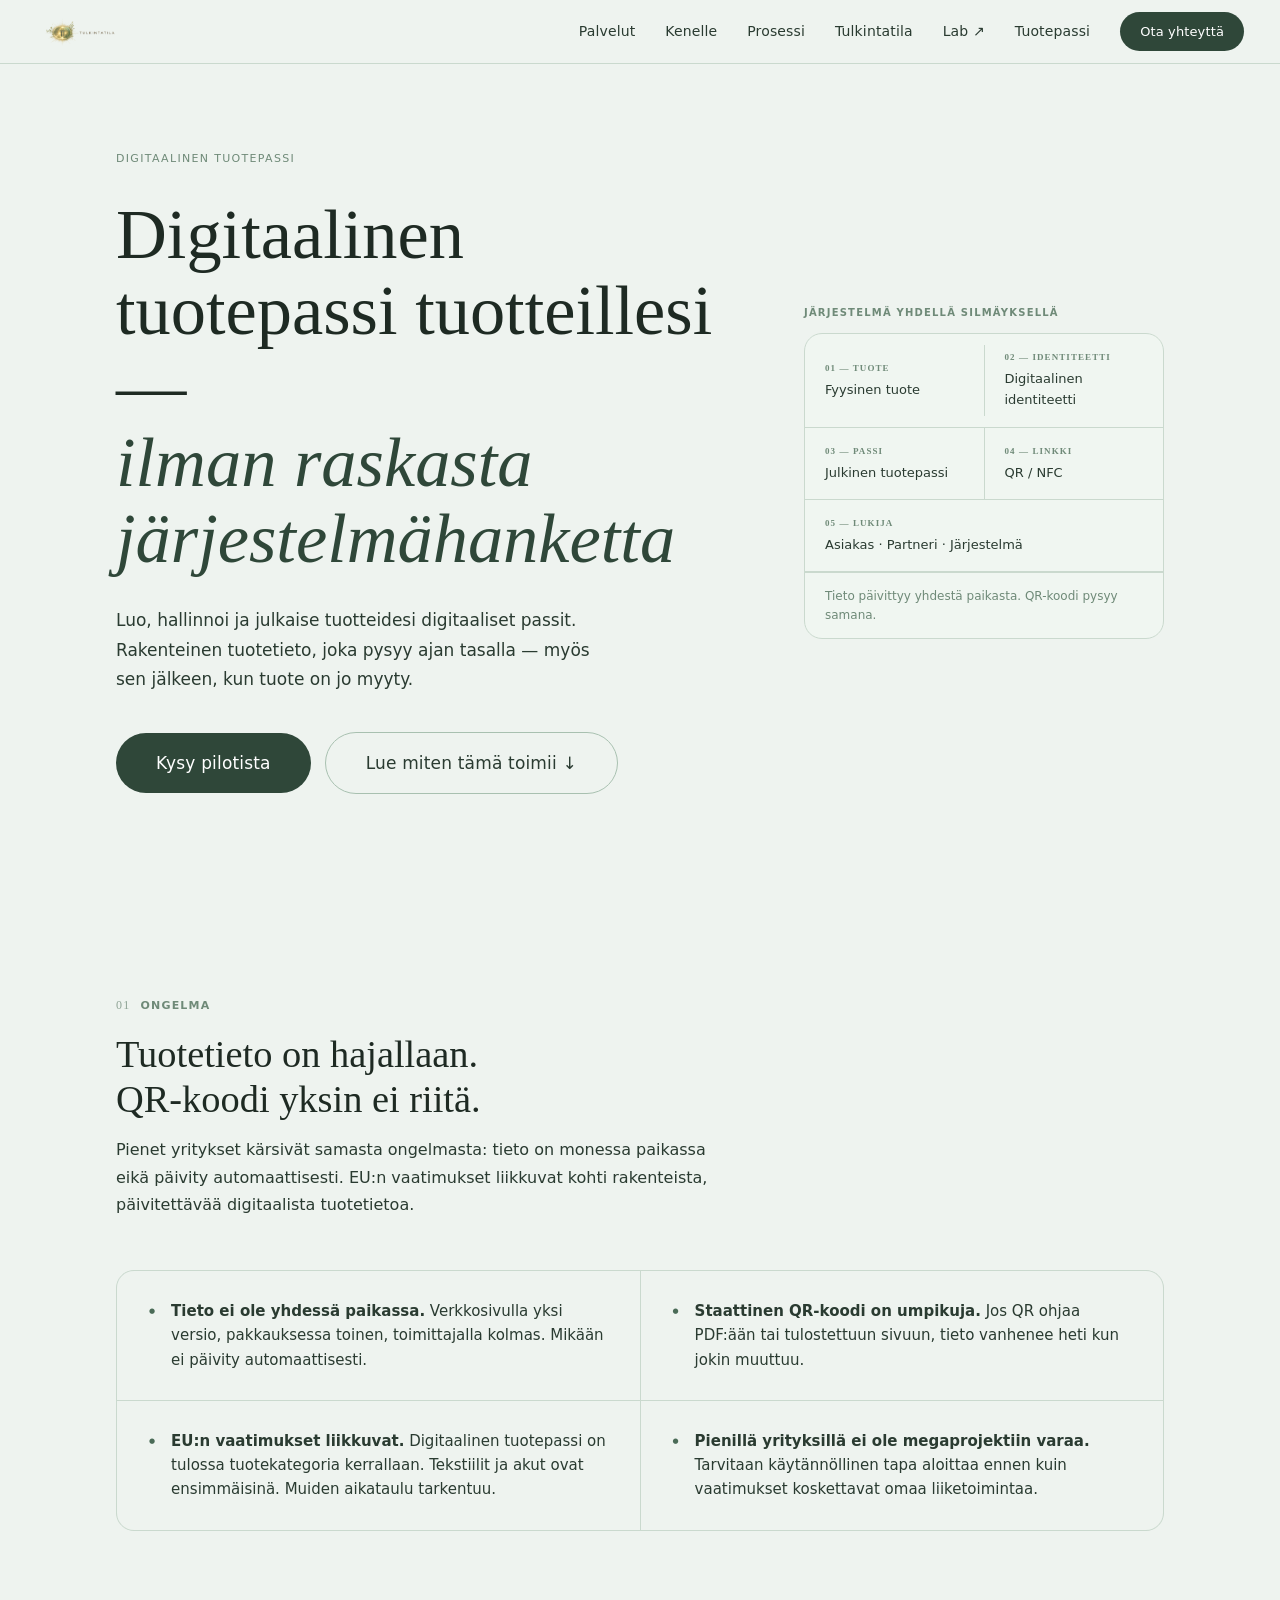
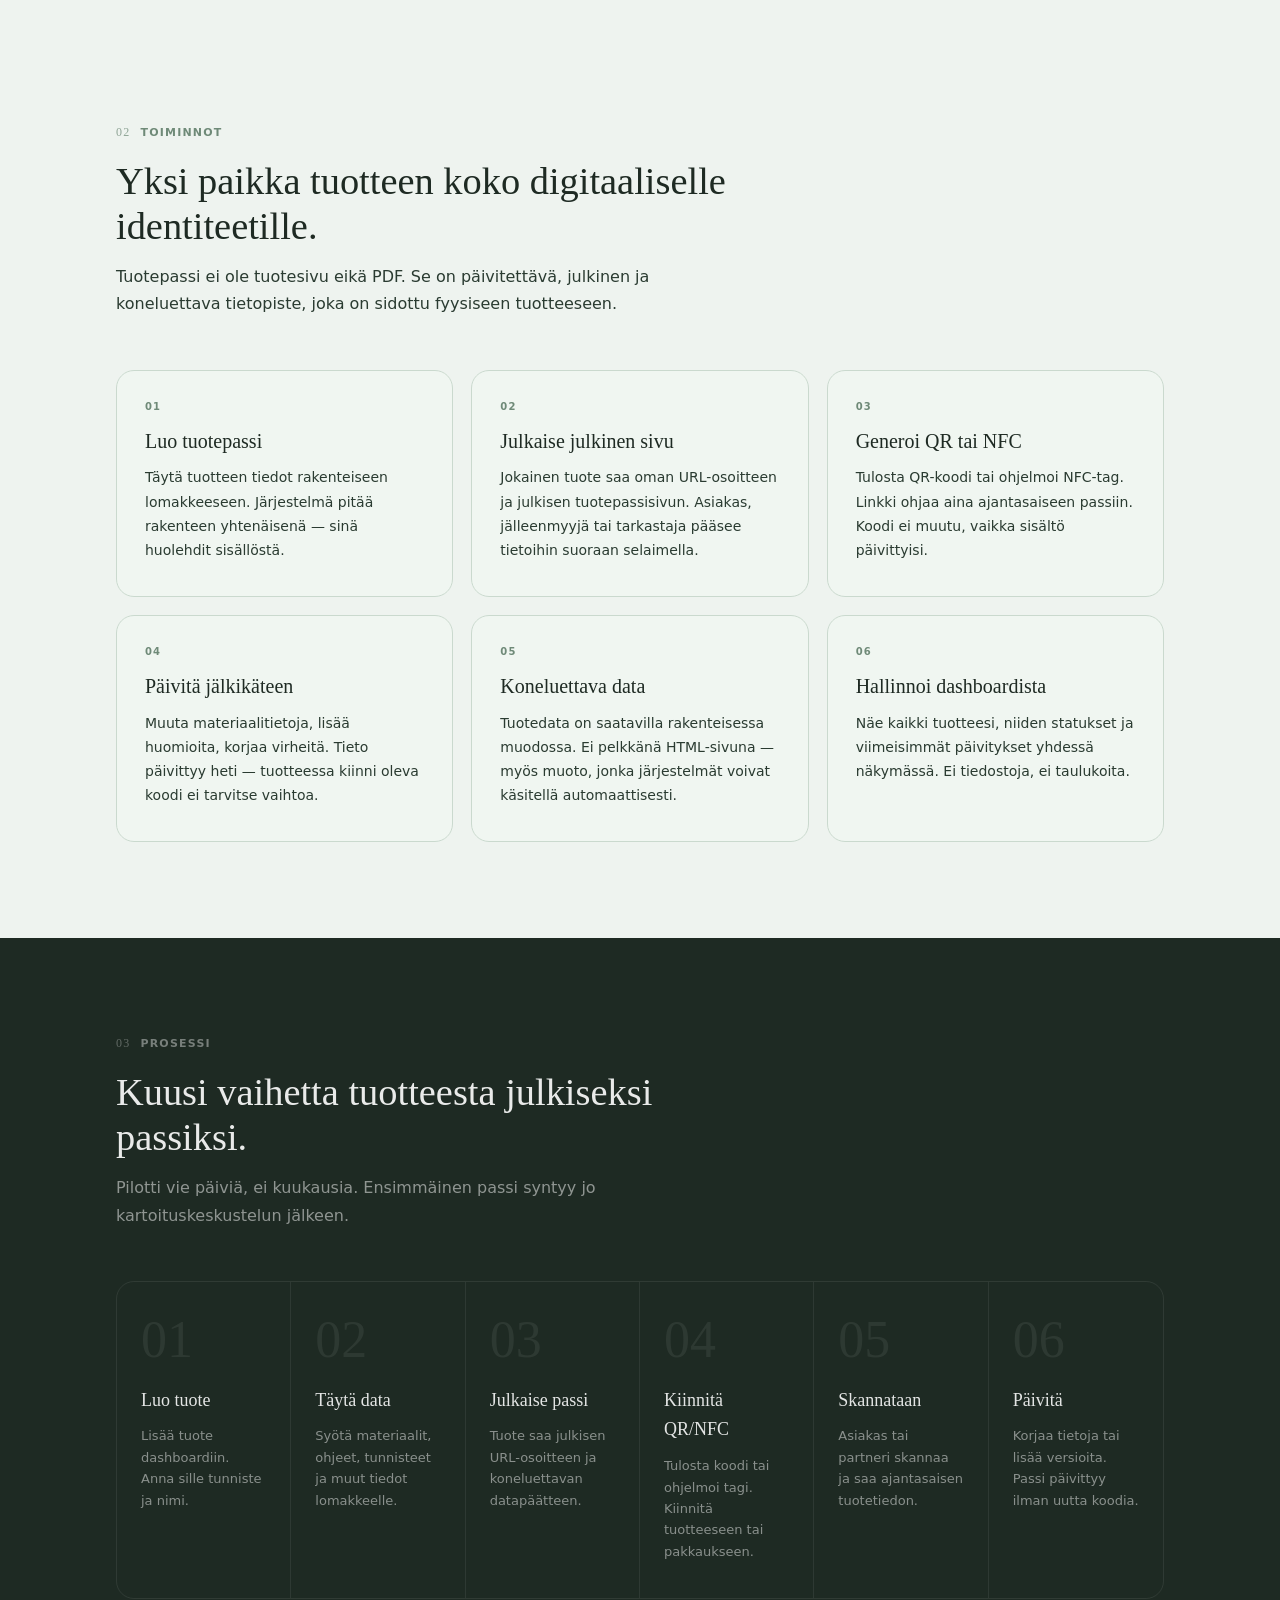
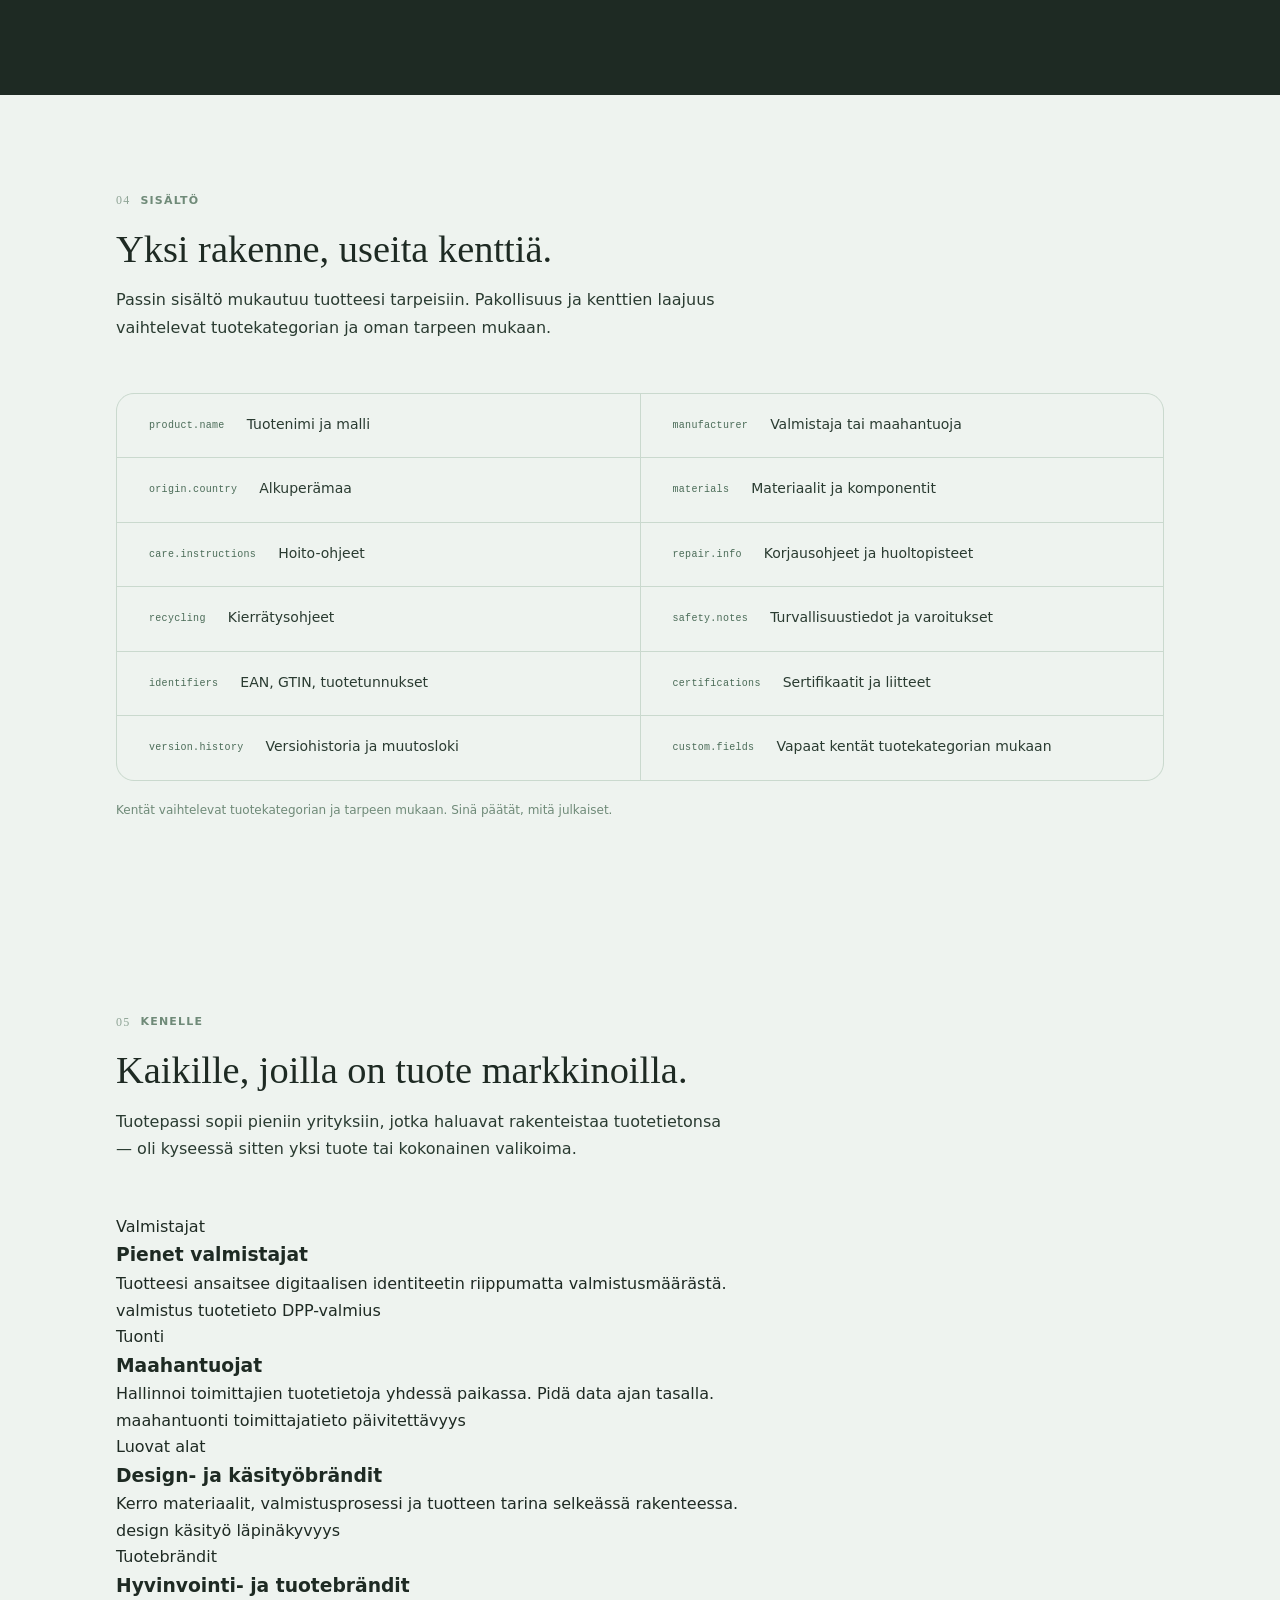
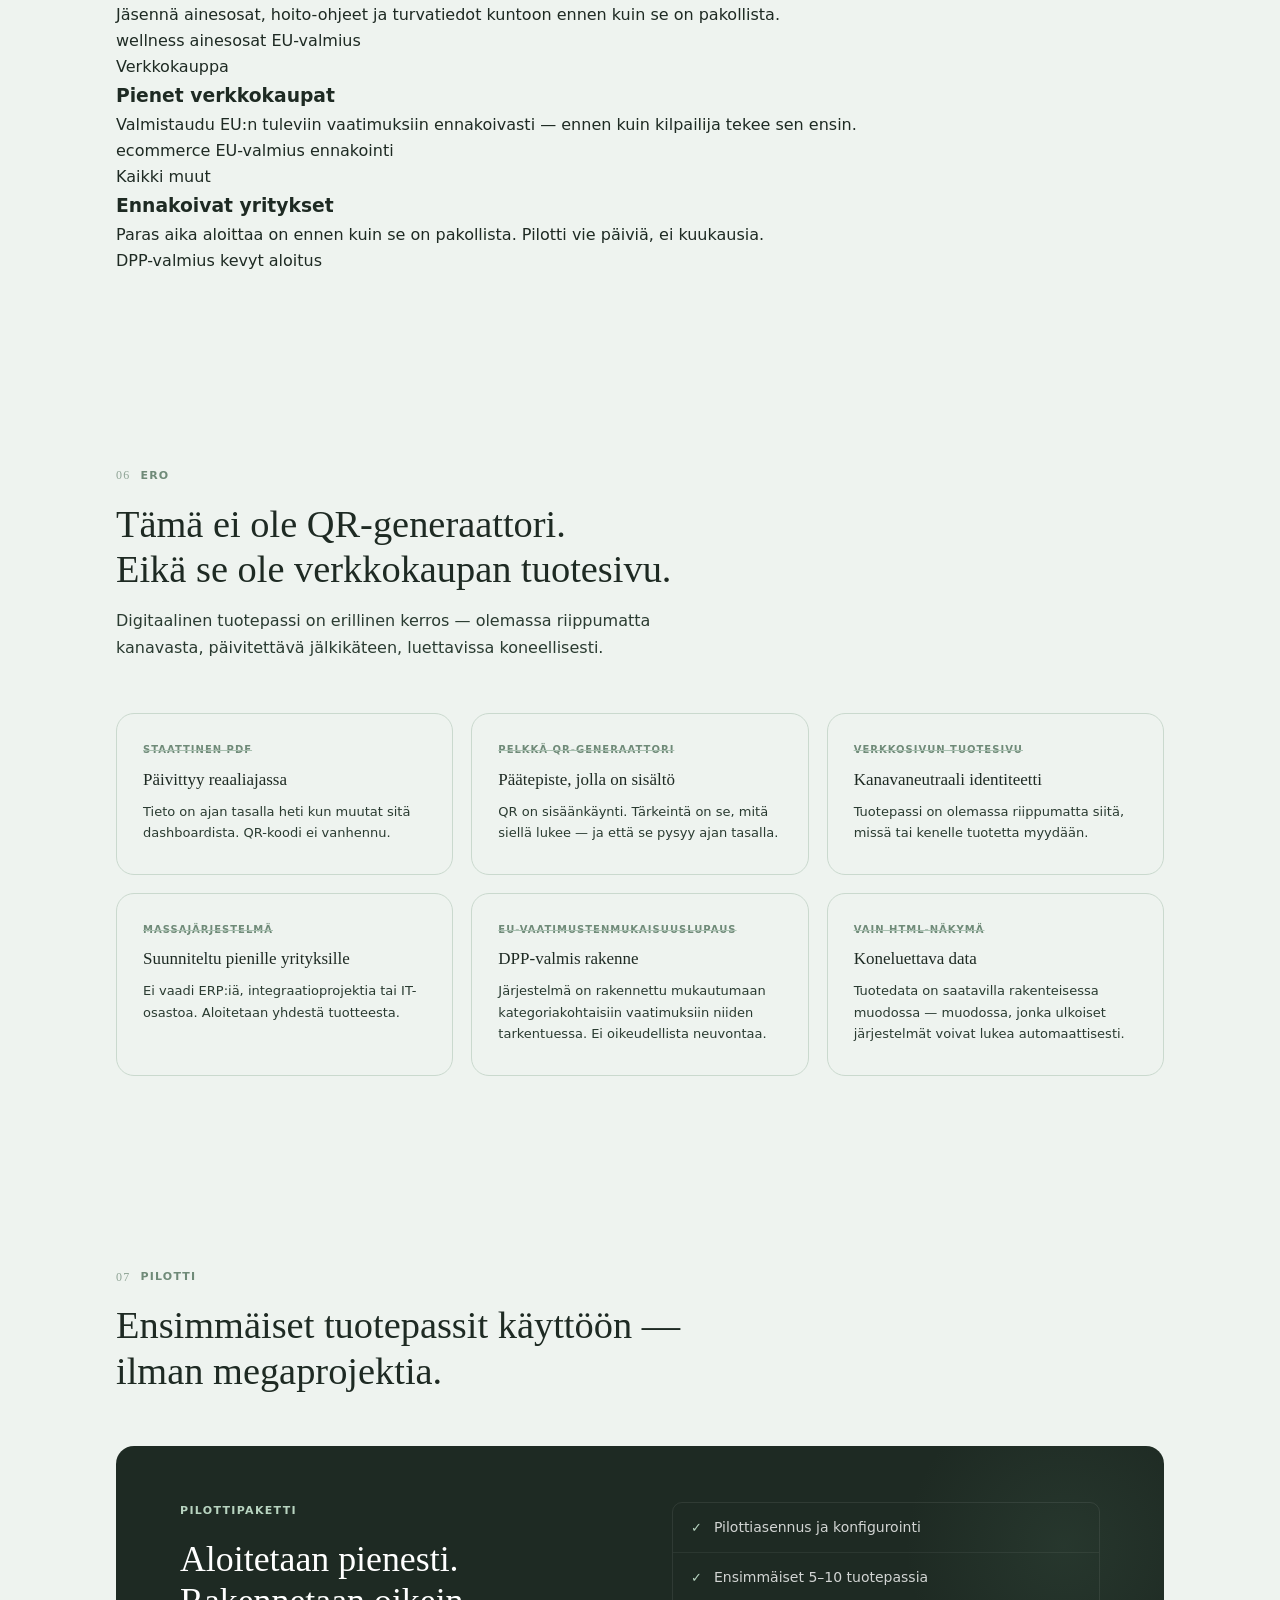
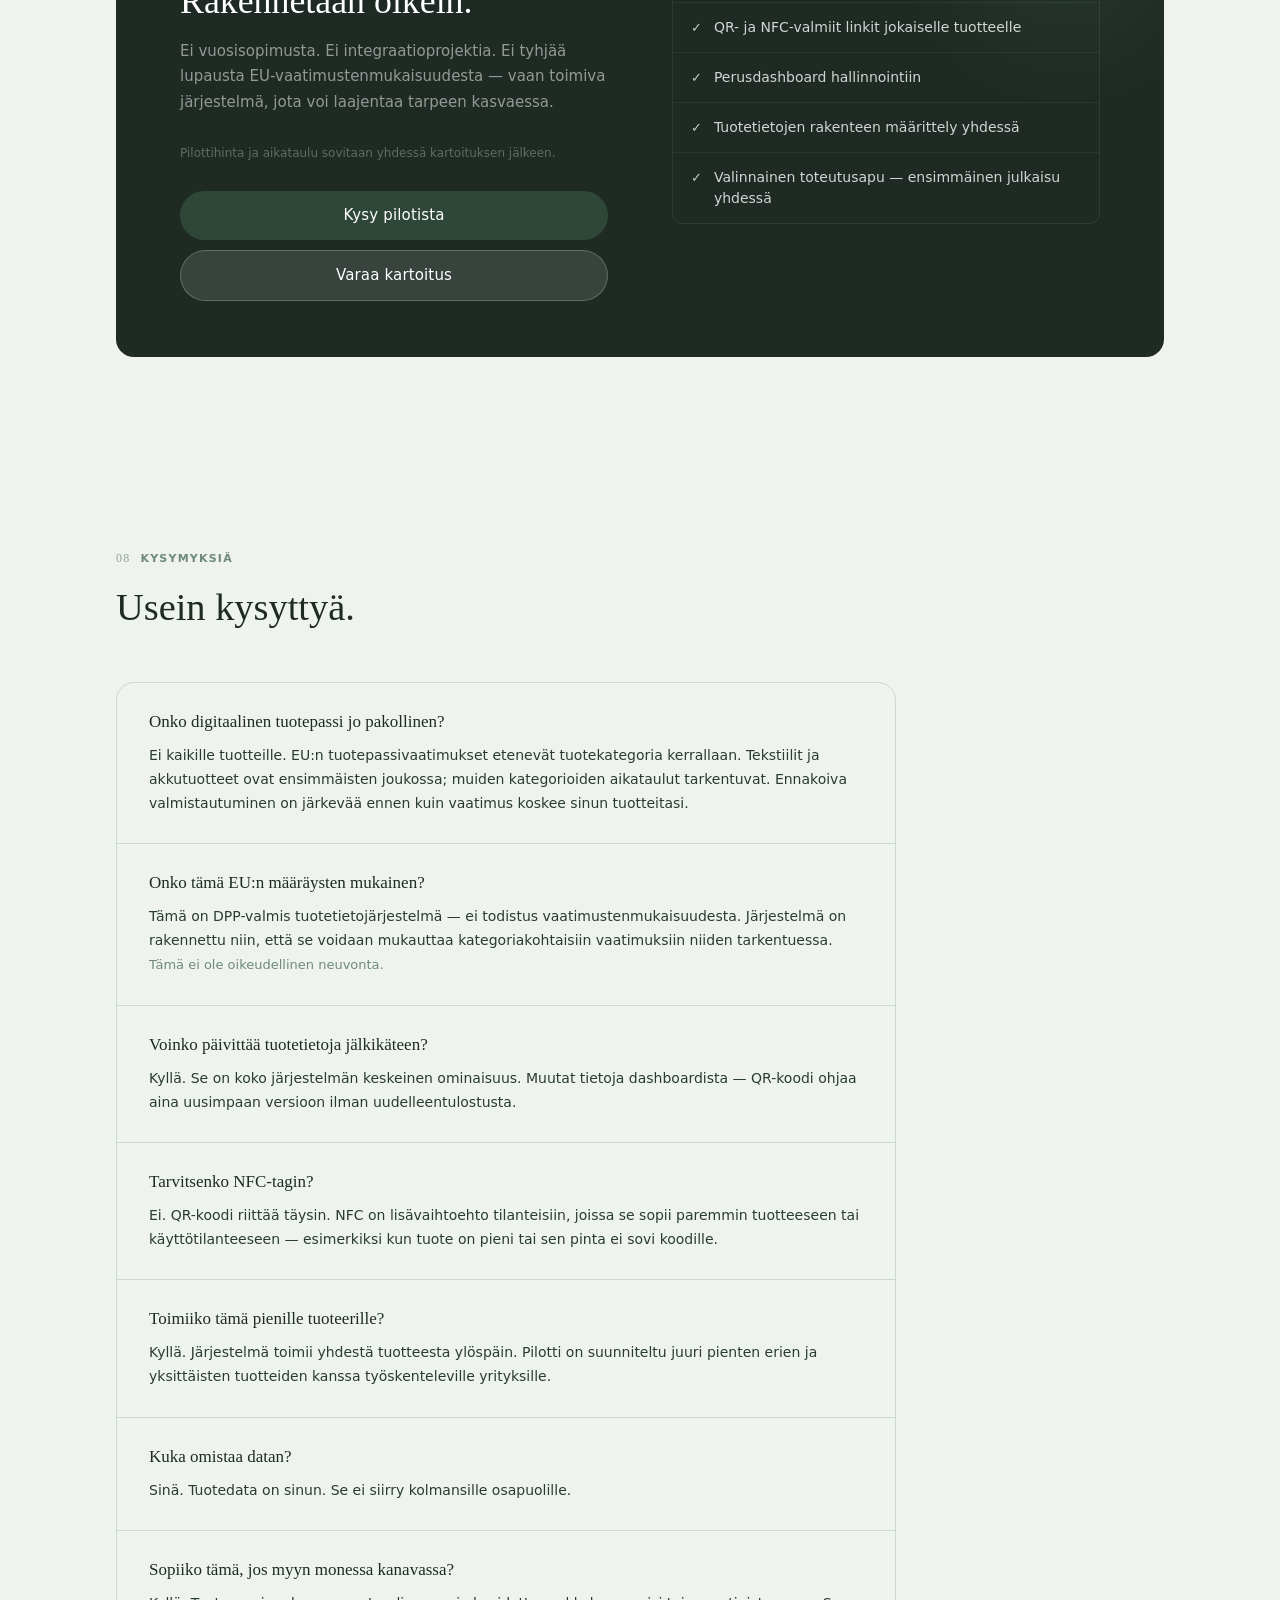
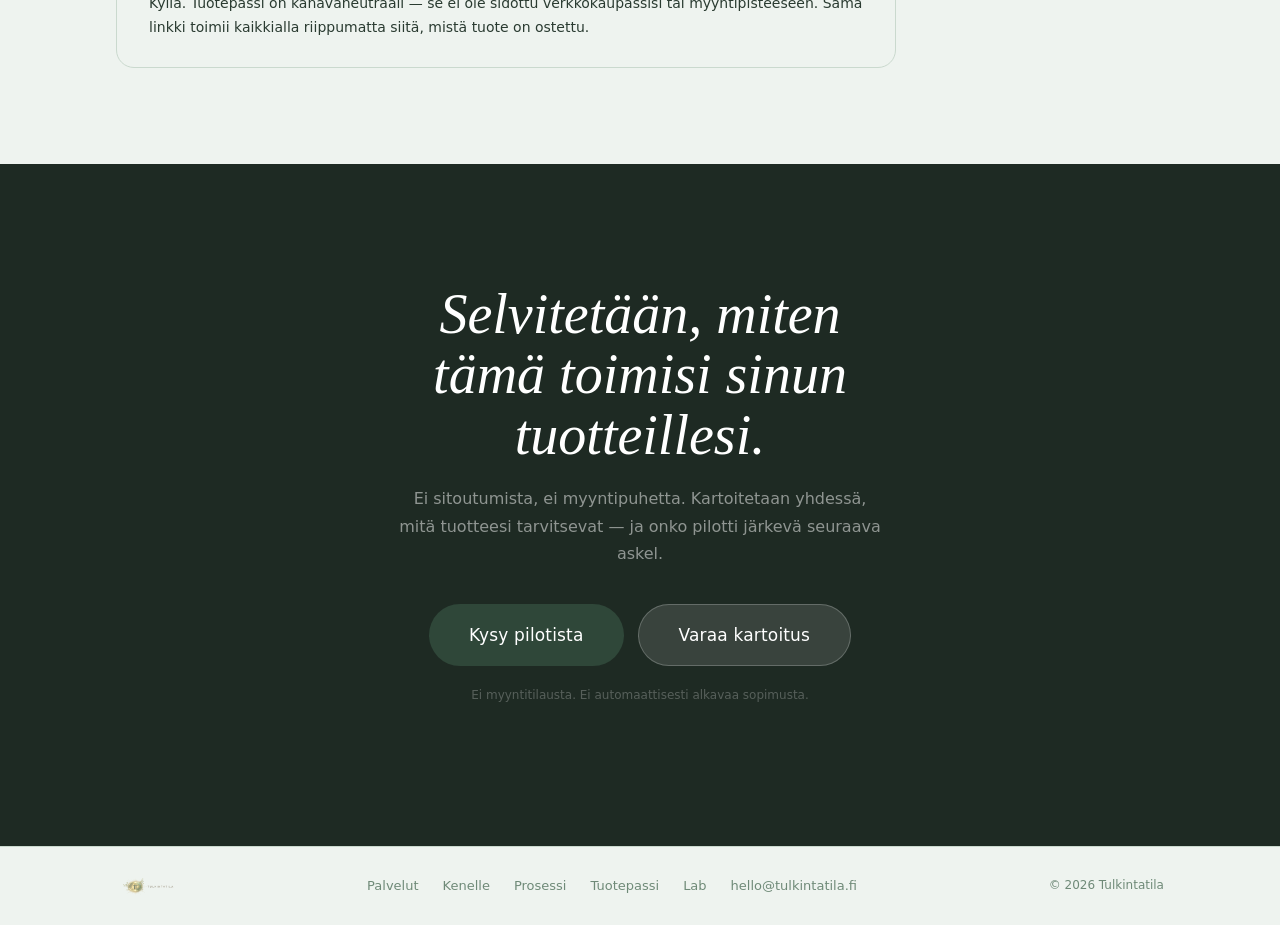
<file: digitaalinen-tuotepassi/index.html>
<!DOCTYPE html>
<html lang="fi">
<head>
  <meta charset="UTF-8">
  <meta name="viewport" content="width=device-width, initial-scale=1.0">
  <title>Digitaalinen tuotepassi | Tulkintatila</title>
  <meta name="description" content="Luo, hallinnoi ja julkaise tuotteidesi digitaaliset passit. DPP-valmis tuotetietojärjestelmä pienille valmistajille, maahantuojille ja tuotebrändeille. QR- ja NFC-valmis.">
  <link rel="canonical" href="https://tulkintatila.fi/digitaalinen-tuotepassi/">
  <meta property="og:locale" content="fi_FI">
  <meta property="og:type" content="website">
  <meta property="og:title" content="Digitaalinen tuotepassi | Tulkintatila">
  <meta property="og:description" content="DPP-valmis tuotetietojärjestelmä pienille valmistajille ja tuotebrändeille. QR- ja NFC-valmis, päivitettävä, koneluettava.">
  <meta property="og:url" content="https://tulkintatila.fi/digitaalinen-tuotepassi/">
  <meta property="og:site_name" content="Tulkintatila">
  <meta property="og:image" content="https://tulkintatila.fi/images/logo.png">
  <meta name="twitter:card" content="summary_large_image">
  <meta name="twitter:title" content="Digitaalinen tuotepassi | Tulkintatila">
  <meta name="twitter:description" content="DPP-valmis tuotetietojärjestelmä. Luo, hallinnoi ja julkaise tuotepassit — QR- ja NFC-valmis.">
  <meta name="twitter:image" content="https://tulkintatila.fi/images/logo.png">
  <meta name="author" content="Tulkintatila">
  <meta name="robots" content="index, follow">
  <meta name="theme-color" content="#2f4739">
  <meta name="geo.region" content="FI-18">
  <meta name="geo.placename" content="Helsinki, Suomi">

  <link rel="preconnect" href="https://api.fontshare.com">
  <link rel="preconnect" href="https://fonts.googleapis.com">
  <link rel="preconnect" href="https://fonts.gstatic.com" crossorigin>
  <link href="https://api.fontshare.com/v2/css?f[]=satoshi@400,500,700&display=swap" rel="stylesheet">
  <link href="https://fonts.googleapis.com/css2?family=IBM+Plex+Sans:ital,wght@0,300;0,400;0,500;0,600;1,400&display=swap" rel="stylesheet">
  <link rel="stylesheet" href="../style.css">

  <style>
/* ============================================
   DIGITAALINEN TUOTEPASSI — page extensions
   ============================================ */

/* PASSPORT FLOW DIAGRAM */
.passport-flow {
  display: flex;
  flex-direction: column;
  gap: 0;
  border: 1px solid var(--border);
  border-radius: var(--radius-lg);
  background: var(--card-bg);
  overflow: hidden;
}
.pf-row {
  display: flex;
  align-items: center;
  gap: 0;
  border-bottom: 1px solid var(--border);
}
.pf-row:last-child { border-bottom: none; }
.pf-node {
  flex: 1;
  padding: 16px 20px;
  display: flex;
  flex-direction: column;
  gap: 3px;
  border-right: 1px solid var(--border);
  transition: background 0.2s;
}
.pf-node:last-child { border-right: none; }
.pf-node:hover { background: rgba(47,71,57,0.04); }
.pf-id {
  font-family: var(--font-display);
  font-size: 9px;
  font-weight: 600;
  letter-spacing: 0.12em;
  text-transform: uppercase;
  color: var(--text-muted);
}
.pf-label {
  font-size: 13px;
  font-weight: 500;
  color: var(--text-mid);
}
.pf-arrow {
  padding: 0 10px;
  color: var(--border-mid);
  font-size: 14px;
  flex-shrink: 0;
  display: none;
}
.pf-caption {
  padding: 14px 20px;
  font-size: 12px;
  font-weight: 300;
  color: var(--text-muted);
  line-height: 1.55;
  border-top: 1px solid var(--border);
}

/* CONTAINS GRID */
.contains-grid {
  display: grid;
  grid-template-columns: repeat(2, 1fr);
  gap: 1px;
  background: var(--border);
  border: 1px solid var(--border);
  border-radius: var(--radius-lg);
  overflow: hidden;
}
.contains-item {
  display: flex;
  align-items: flex-start;
  gap: 14px;
  padding: 20px 24px;
  background: var(--bg);
  transition: background 0.18s;
}
.contains-item:hover { background: var(--card-bg); }
.contains-id {
  font-family: 'IBM Plex Mono', 'Courier New', monospace;
  font-size: 10px;
  font-weight: 400;
  color: var(--accent-mid);
  background: var(--tag-bg);
  padding: 3px 8px;
  border-radius: 4px;
  white-space: nowrap;
  flex-shrink: 0;
  margin-top: 1px;
  letter-spacing: 0.03em;
}
.contains-label {
  font-size: 14px;
  font-weight: 300;
  color: var(--text-mid);
  line-height: 1.5;
}

/* DIFF CARDS */
.diff-grid {
  display: grid;
  grid-template-columns: repeat(3, 1fr);
  gap: 18px;
}
.diff-card {
  background: var(--bg);
  border: 1px solid var(--border);
  border-radius: var(--radius-lg);
  padding: 28px 26px 30px;
  transition: border-color 0.22s, box-shadow 0.28s var(--ease);
}
.diff-card:hover {
  border-color: var(--border-mid);
  box-shadow: 0 8px 28px rgba(30,42,35,0.07);
}
.diff-no {
  font-size: 10px;
  font-weight: 600;
  letter-spacing: 0.1em;
  text-transform: uppercase;
  color: var(--text-muted);
  margin-bottom: 10px;
  text-decoration: line-through;
  text-decoration-color: var(--border-mid);
}
.diff-yes {
  font-family: var(--font-display);
  font-size: 17px;
  font-weight: 500;
  color: var(--text);
  line-height: 1.3;
  margin-bottom: 10px;
}
.diff-body {
  font-size: 13px;
  font-weight: 300;
  color: var(--text-mid);
  line-height: 1.65;
}

/* PILOT BLOCK */
.pilot-block {
  background: var(--bg-dark);
  border-radius: var(--radius-lg);
  padding: 56px 64px;
  display: grid;
  grid-template-columns: 1fr 1fr;
  gap: 64px;
  align-items: start;
  position: relative;
  overflow: hidden;
}
.pilot-block::before {
  content: '';
  position: absolute;
  top: -60px; right: -60px;
  width: 320px; height: 320px;
  background: radial-gradient(circle, rgba(74,107,87,0.2) 0%, transparent 70%);
  pointer-events: none;
}
.pilot-left { position: relative; z-index: 1; }
.pilot-right { position: relative; z-index: 1; }
.pilot-eyebrow {
  display: block;
  font-size: 11px;
  font-weight: 600;
  letter-spacing: 0.12em;
  text-transform: uppercase;
  color: var(--highlight);
  margin-bottom: 18px;
}
.pilot-h3 {
  font-family: var(--font-display);
  font-size: clamp(24px, 2.8vw, 36px);
  font-weight: 400;
  color: #fff;
  line-height: 1.18;
  margin-bottom: 16px;
}
.pilot-body {
  font-size: 15px;
  font-weight: 300;
  color: rgba(255,255,255,0.52);
  line-height: 1.72;
  margin-bottom: 28px;
}
.pilot-list {
  list-style: none;
  display: flex;
  flex-direction: column;
  gap: 0;
  border: 1px solid rgba(255,255,255,0.08);
  border-radius: var(--radius);
  overflow: hidden;
}
.pilot-list li {
  display: flex;
  align-items: flex-start;
  gap: 12px;
  padding: 14px 18px;
  border-bottom: 1px solid rgba(255,255,255,0.06);
  font-size: 14px;
  font-weight: 300;
  color: rgba(255,255,255,0.8);
  line-height: 1.5;
  transition: background 0.18s;
}
.pilot-list li:last-child { border-bottom: none; }
.pilot-list li:hover { background: rgba(255,255,255,0.03); }
.pilot-check {
  color: var(--highlight);
  flex-shrink: 0;
  font-size: 13px;
  margin-top: 1px;
}
.pilot-note {
  font-size: 12px;
  font-weight: 300;
  color: rgba(255,255,255,0.3);
  line-height: 1.6;
  margin-top: 20px;
}
.pilot-actions {
  display: flex;
  flex-direction: column;
  gap: 10px;
  margin-top: 28px;
}

/* FAQ */
.faq-list {
  border: 1px solid var(--border);
  border-radius: var(--radius-lg);
  overflow: hidden;
  max-width: 780px;
}
.faq-item {
  border-bottom: 1px solid var(--border);
  padding: 28px 32px;
  transition: background 0.18s;
}
.faq-item:last-child { border-bottom: none; }
.faq-item:hover { background: var(--card-bg); }
.faq-q {
  font-family: var(--font-display);
  font-size: 17px;
  font-weight: 500;
  color: var(--text);
  margin-bottom: 10px;
  line-height: 1.3;
}
.faq-a {
  font-size: 14px;
  font-weight: 300;
  color: var(--text-mid);
  line-height: 1.72;
}
.faq-a em {
  font-style: normal;
  color: var(--text-muted);
  font-size: 13px;
}

/* HERO DPP */
.hero-dpp {
  min-height: calc(100vh - var(--nav-h));
  display: grid;
  grid-template-columns: 1fr 360px;
  gap: 64px;
  align-items: center;
  max-width: var(--container);
  margin: 0 auto;
  padding: 80px 36px 100px;
  animation: fadeUp 0.7s var(--ease) both;
}

/* STEPS — light variant for DPP */
.steps--light {
  border: 1px solid var(--border);
}
.steps--light .step {
  border-right-color: var(--border);
  background: var(--bg);
}
.steps--light .step:hover { background: var(--card-bg); }
.steps--light .step-n {
  color: rgba(47,71,57,0.10);
}
.steps--light .step-h3 { color: var(--text); }
.steps--light .step p { color: var(--text-mid); }

/* CTA DARK SECTION */
.dpp-cta-section { padding: 120px 0 140px; text-align: center; background: var(--bg-dark); }
.dpp-cta-inner { max-width: 560px; margin: 0 auto; padding: 0 36px; }
.dpp-cta-h2 {
  font-family: var(--font-display);
  font-size: clamp(32px, 4.5vw, 56px);
  font-weight: 400;
  font-style: italic;
  color: #fff;
  line-height: 1.08;
  margin-bottom: 20px;
}
.dpp-cta-body {
  font-size: 16px;
  font-weight: 300;
  color: rgba(255,255,255,0.5);
  line-height: 1.72;
  margin-bottom: 36px;
}
.dpp-cta-actions {
  display: flex;
  justify-content: center;
  gap: 14px;
  flex-wrap: wrap;
  margin-bottom: 20px;
}
.dpp-cta-note {
  font-size: 12px;
  color: rgba(255,255,255,0.25);
  font-weight: 300;
}

/* TABLET */
@media (max-width: 1024px) {
  .hero-dpp { grid-template-columns: 1fr; min-height: auto; padding: 64px 36px 80px; gap: 48px; }
  .passport-flow .pf-row { flex-direction: column; }
  .passport-flow .pf-node { border-right: none; border-bottom: 1px solid var(--border); }
  .passport-flow .pf-node:last-child { border-bottom: none; }
  .diff-grid { grid-template-columns: repeat(2, 1fr); }
  .pilot-block { grid-template-columns: 1fr; padding: 44px 40px; gap: 40px; }
  .contains-grid { grid-template-columns: 1fr; }
  .steps--light.steps { grid-template-columns: repeat(3, 1fr); }
  .steps--light .step:nth-child(3) { border-right: none; }
  .steps--light .step:nth-child(4),
  .steps--light .step:nth-child(5),
  .steps--light .step:nth-child(6) { border-top: 1px solid var(--border); }
}

/* MOBILE */
@media (max-width: 720px) {
  .hero-dpp { padding: 48px 20px 64px; gap: 40px; }
  .diff-grid { grid-template-columns: 1fr; }
  .pilot-block { padding: 32px 24px; }
  .faq-item { padding: 22px 20px; }
  .faq-q { font-size: 15px; }
  .dpp-cta-section { padding: 80px 0 100px; }
  .dpp-cta-actions { flex-direction: column; align-items: center; }
  .steps--light.steps { grid-template-columns: 1fr; }
  .steps--light .step { border-right: none; border-bottom: 1px solid var(--border); background: var(--bg); }
  .steps--light .step:last-child { border-bottom: none; }
  .steps--light .step-n { font-size: 36px; }
}
  </style>

  <script type="application/ld+json">
  {
    "@context": "https://schema.org",
    "@graph": [
      {
        "@type": "WebPage",
        "@id": "https://tulkintatila.fi/digitaalinen-tuotepassi/#webpage",
        "url": "https://tulkintatila.fi/digitaalinen-tuotepassi/",
        "name": "Digitaalinen tuotepassi | Tulkintatila",
        "description": "DPP-valmis tuotetietojärjestelmä pienille valmistajille, maahantuojille ja tuotebrändeille. Luo, hallinnoi ja julkaise digitaaliset tuotepassit.",
        "inLanguage": "fi",
        "isPartOf": { "@id": "https://tulkintatila.fi/#website" }
      },
      {
        "@type": "FAQPage",
        "@id": "https://tulkintatila.fi/digitaalinen-tuotepassi/#faq",
        "mainEntity": [
          {
            "@type": "Question",
            "name": "Onko digitaalinen tuotepassi jo pakollinen?",
            "acceptedAnswer": {
              "@type": "Answer",
              "text": "Ei kaikille tuotteille. EU:n tuotepassivaatimukset etenevät tuotekategoria kerrallaan. Tekstiilit ja akkutuotteet ovat ensimmäisten joukossa. Muiden kategorioiden aikataulut tarkentuvat. Ennakoiva valmistautuminen on järkevää ennen kuin vaatimus koskee omaa liiketoimintaa."
            }
          },
          {
            "@type": "Question",
            "name": "Onko tämä EU:n määräysten mukainen?",
            "acceptedAnswer": {
              "@type": "Answer",
              "text": "Tämä on DPP-valmis tuotetietojärjestelmä — ei todistus vaatimustenmukaisuudesta. Järjestelmä on rakennettu niin, että se voidaan mukauttaa kategoriakohtaisiin vaatimuksiin niiden tarkentuessa. Tämä ei ole oikeudellinen neuvonta."
            }
          },
          {
            "@type": "Question",
            "name": "Voinko päivittää tuotetietoja jälkikäteen?",
            "acceptedAnswer": {
              "@type": "Answer",
              "text": "Kyllä. Se on koko järjestelmän keskeinen ominaisuus. QR-koodi ohjaa aina uusimpaan versioon."
            }
          },
          {
            "@type": "Question",
            "name": "Tarvitseeko minulla olla NFC?",
            "acceptedAnswer": {
              "@type": "Answer",
              "text": "Ei. QR-koodi riittää täysin. NFC on lisävaihtoehto tilanteisiin, joissa se sopii paremmin tuotteeseen tai käyttötilanteeseen."
            }
          },
          {
            "@type": "Question",
            "name": "Toimiiko tämä pienille tuoteerille?",
            "acceptedAnswer": {
              "@type": "Answer",
              "text": "Kyllä. Järjestelmä toimii yhdestä tuotteesta ylöspäin. Pilotti on suunniteltu juuri pienten erien ja yksittäisten tuotteiden kanssa työskenteleville yrityksille."
            }
          },
          {
            "@type": "Question",
            "name": "Kuka omistaa datan?",
            "acceptedAnswer": {
              "@type": "Answer",
              "text": "Sinä. Tuotedata on sinun. Se ei siirry kolmansille osapuolille."
            }
          }
        ]
      }
    ]
  }
  </script>
  <script type="text/javascript">
    (function(c,l,a,r,i,t,y){
      c[a]=c[a]||function(){(c[a].q=c[a].q||[]).push(arguments)};
      t=l.createElement(r);t.async=1;t.src="https://www.clarity.ms/tag/"+i;
      y=l.getElementsByTagName(r)[0];y.parentNode.insertBefore(t,y);
    })(window, document, "clarity", "script", "wnurjt6llh");
  </script>
</head>
<body>

  <!-- NAV -->
  <nav class="nav" id="nav">
    <a href="/" class="nav-brand">
      <img src="../images/logo.png" alt="Tulkintatila — AI-konsultointi ja digitaaliset rakenteet" class="nav-logo">
    </a>
    <button class="nav-toggle" aria-label="Valikko" aria-expanded="false"
      onclick="var e=this.getAttribute('aria-expanded')==='true';this.setAttribute('aria-expanded',e?'false':'true');document.querySelector('.nav-links').classList.toggle('is-open')">
      <span></span><span></span><span></span>
    </button>
    <div class="nav-links">
      <a href="/#palvelut" class="nav-link">Palvelut</a>
      <a href="/#kenelle" class="nav-link">Kenelle</a>
      <a href="/#prosessi" class="nav-link">Prosessi</a>
      <a href="/#minusta" class="nav-link">Tulkintatila</a>
      <a href="https://lab.tulkintatila.fi/" class="nav-link" target="_blank" rel="noopener">Lab ↗</a>
      <a href="/digitaalinen-tuotepassi/" class="nav-link" aria-current="page">Tuotepassi</a>
      <a href="mailto:hello@tulkintatila.fi" class="nav-cta">Ota yhteyttä</a>
    </div>
  </nav>

  <main>

    <!-- HERO -->
    <div class="hero-dpp">
      <div class="hero-left">
        <p class="hero-eyebrow">Digitaalinen tuotepassi</p>
        <h1 class="hero-h1">Digitaalinen tuotepassi tuotteillesi —<br><em>ilman raskasta järjestelmähanketta</em></h1>
        <p class="hero-body">Luo, hallinnoi ja julkaise tuotteidesi digitaaliset passit. Rakenteinen tuotetieto, joka pysyy ajan tasalla — myös sen jälkeen, kun tuote on jo myyty.</p>
        <div class="hero-actions">
          <a href="#pilotti" class="btn btn--primary btn--lg">Kysy pilotista</a>
          <a href="#miten-toimii" class="btn btn--ghost btn--lg">Lue miten tämä toimii ↓</a>
        </div>
      </div>

      <!-- System flow diagram -->
      <div class="hero-flow">
        <p class="flow-label-top">Järjestelmä yhdellä silmäyksellä</p>
        <div class="passport-flow">
          <div class="pf-row">
            <div class="pf-node">
              <span class="pf-id">01 — tuote</span>
              <span class="pf-label">Fyysinen tuote</span>
            </div>
            <div class="pf-node">
              <span class="pf-id">02 — identiteetti</span>
              <span class="pf-label">Digitaalinen identiteetti</span>
            </div>
          </div>
          <div class="pf-row">
            <div class="pf-node">
              <span class="pf-id">03 — passi</span>
              <span class="pf-label">Julkinen tuotepassi</span>
            </div>
            <div class="pf-node">
              <span class="pf-id">04 — linkki</span>
              <span class="pf-label">QR / NFC</span>
            </div>
          </div>
          <div class="pf-row">
            <div class="pf-node" style="flex: 1;">
              <span class="pf-id">05 — lukija</span>
              <span class="pf-label">Asiakas · Partneri · Järjestelmä</span>
            </div>
          </div>
          <div class="pf-caption">Tieto päivittyy yhdestä paikasta. QR-koodi pysyy samana.</div>
        </div>
      </div>
    </div>

    <!-- ONGELMA -->
    <section class="section section--alt" id="ongelma">
      <div class="container">
        <div class="section-intro">
          <div class="section-label">
            <span class="section-n">01</span>
            <span>Ongelma</span>
          </div>
          <h2 class="section-h2">Tuotetieto on hajallaan.<br>QR-koodi yksin ei riitä.</h2>
          <p class="section-desc">Pienet yritykset kärsivät samasta ongelmasta: tieto on monessa paikassa eikä päivity automaattisesti. EU:n vaatimukset liikkuvat kohti rakenteista, päivitettävää digitaalista tuotetietoa.</p>
        </div>
        <div class="when-grid">
          <div class="when-item">
            <span class="when-marker">●</span>
            <p><strong>Tieto ei ole yhdessä paikassa.</strong> Verkkosivulla yksi versio, pakkauksessa toinen, toimittajalla kolmas. Mikään ei päivity automaattisesti.</p>
          </div>
          <div class="when-item">
            <span class="when-marker">●</span>
            <p><strong>Staattinen QR-koodi on umpikuja.</strong> Jos QR ohjaa PDF:ään tai tulostettuun sivuun, tieto vanhenee heti kun jokin muuttuu.</p>
          </div>
          <div class="when-item">
            <span class="when-marker">●</span>
            <p><strong>EU:n vaatimukset liikkuvat.</strong> Digitaalinen tuotepassi on tulossa tuotekategoria kerrallaan. Tekstiilit ja akut ovat ensimmäisinä. Muiden aikataulu tarkentuu.</p>
          </div>
          <div class="when-item">
            <span class="when-marker">●</span>
            <p><strong>Pienillä yrityksillä ei ole megaprojektiin varaa.</strong> Tarvitaan käytännöllinen tapa aloittaa ennen kuin vaatimukset koskettavat omaa liiketoimintaa.</p>
          </div>
        </div>
      </div>
    </section>

    <!-- MITÄ JÄRJESTELMÄ TEKEE -->
    <section class="section" id="toiminnot">
      <div class="container">
        <div class="section-intro">
          <div class="section-label">
            <span class="section-n">02</span>
            <span>Toiminnot</span>
          </div>
          <h2 class="section-h2">Yksi paikka tuotteen koko digitaaliselle identiteetille.</h2>
          <p class="section-desc">Tuotepassi ei ole tuotesivu eikä PDF. Se on päivitettävä, julkinen ja koneluettava tietopiste, joka on sidottu fyysiseen tuotteeseen.</p>
        </div>
        <div class="card-grid">
          <article class="card">
            <p class="card-tag">01</p>
            <h3 class="card-h3">Luo tuotepassi</h3>
            <p class="card-body">Täytä tuotteen tiedot rakenteiseen lomakkeeseen. Järjestelmä pitää rakenteen yhtenäisenä — sinä huolehdit sisällöstä.</p>
          </article>
          <article class="card">
            <p class="card-tag">02</p>
            <h3 class="card-h3">Julkaise julkinen sivu</h3>
            <p class="card-body">Jokainen tuote saa oman URL-osoitteen ja julkisen tuotepassisivun. Asiakas, jälleenmyyjä tai tarkastaja pääsee tietoihin suoraan selaimella.</p>
          </article>
          <article class="card">
            <p class="card-tag">03</p>
            <h3 class="card-h3">Generoi QR tai NFC</h3>
            <p class="card-body">Tulosta QR-koodi tai ohjelmoi NFC-tag. Linkki ohjaa aina ajantasaiseen passiin. Koodi ei muutu, vaikka sisältö päivittyisi.</p>
          </article>
          <article class="card">
            <p class="card-tag">04</p>
            <h3 class="card-h3">Päivitä jälkikäteen</h3>
            <p class="card-body">Muuta materiaalitietoja, lisää huomioita, korjaa virheitä. Tieto päivittyy heti — tuotteessa kiinni oleva koodi ei tarvitse vaihtoa.</p>
          </article>
          <article class="card">
            <p class="card-tag">05</p>
            <h3 class="card-h3">Koneluettava data</h3>
            <p class="card-body">Tuotedata on saatavilla rakenteisessa muodossa. Ei pelkkänä HTML-sivuna — myös muoto, jonka järjestelmät voivat käsitellä automaattisesti.</p>
          </article>
          <article class="card">
            <p class="card-tag">06</p>
            <h3 class="card-h3">Hallinnoi dashboardista</h3>
            <p class="card-body">Näe kaikki tuotteesi, niiden statukset ja viimeisimmät päivitykset yhdessä näkymässä. Ei tiedostoja, ei taulukoita.</p>
          </article>
        </div>
      </div>
    </section>

    <!-- MITEN TOIMII -->
    <section class="section section--ink" id="miten-toimii">
      <div class="container">
        <div class="section-intro">
          <div class="section-label section-label--light">
            <span class="section-n">03</span>
            <span>Prosessi</span>
          </div>
          <h2 class="section-h2 section-h2--light">Kuusi vaihetta tuotteesta julkiseksi passiksi.</h2>
          <p class="section-desc section-desc--light">Pilotti vie päiviä, ei kuukausia. Ensimmäinen passi syntyy jo kartoituskeskustelun jälkeen.</p>
        </div>
        <div class="steps" style="grid-template-columns: repeat(6,1fr);">
          <div class="step">
            <span class="step-n">01</span>
            <h3 class="step-h3">Luo tuote</h3>
            <p>Lisää tuote dashboardiin. Anna sille tunniste ja nimi.</p>
          </div>
          <div class="step">
            <span class="step-n">02</span>
            <h3 class="step-h3">Täytä data</h3>
            <p>Syötä materiaalit, ohjeet, tunnisteet ja muut tiedot lomakkeelle.</p>
          </div>
          <div class="step">
            <span class="step-n">03</span>
            <h3 class="step-h3">Julkaise passi</h3>
            <p>Tuote saa julkisen URL-osoitteen ja koneluettavan datapäätteen.</p>
          </div>
          <div class="step">
            <span class="step-n">04</span>
            <h3 class="step-h3">Kiinnitä QR/NFC</h3>
            <p>Tulosta koodi tai ohjelmoi tagi. Kiinnitä tuotteeseen tai pakkaukseen.</p>
          </div>
          <div class="step">
            <span class="step-n">05</span>
            <h3 class="step-h3">Skannataan</h3>
            <p>Asiakas tai partneri skannaa ja saa ajantasaisen tuotetiedon.</p>
          </div>
          <div class="step">
            <span class="step-n">06</span>
            <h3 class="step-h3">Päivitä</h3>
            <p>Korjaa tietoja tai lisää versioita. Passi päivittyy ilman uutta koodia.</p>
          </div>
        </div>
      </div>
    </section>

    <!-- MITÄ PASSI VOI SISÄLTÄÄ -->
    <section class="section section--alt" id="sisalto">
      <div class="container">
        <div class="section-intro">
          <div class="section-label">
            <span class="section-n">04</span>
            <span>Sisältö</span>
          </div>
          <h2 class="section-h2">Yksi rakenne, useita kenttiä.</h2>
          <p class="section-desc">Passin sisältö mukautuu tuotteesi tarpeisiin. Pakollisuus ja kenttien laajuus vaihtelevat tuotekategorian ja oman tarpeen mukaan.</p>
        </div>
        <div class="contains-grid">
          <div class="contains-item">
            <span class="contains-id">product.name</span>
            <span class="contains-label">Tuotenimi ja malli</span>
          </div>
          <div class="contains-item">
            <span class="contains-id">manufacturer</span>
            <span class="contains-label">Valmistaja tai maahantuoja</span>
          </div>
          <div class="contains-item">
            <span class="contains-id">origin.country</span>
            <span class="contains-label">Alkuperämaa</span>
          </div>
          <div class="contains-item">
            <span class="contains-id">materials</span>
            <span class="contains-label">Materiaalit ja komponentit</span>
          </div>
          <div class="contains-item">
            <span class="contains-id">care.instructions</span>
            <span class="contains-label">Hoito-ohjeet</span>
          </div>
          <div class="contains-item">
            <span class="contains-id">repair.info</span>
            <span class="contains-label">Korjausohjeet ja huoltopisteet</span>
          </div>
          <div class="contains-item">
            <span class="contains-id">recycling</span>
            <span class="contains-label">Kierrätysohjeet</span>
          </div>
          <div class="contains-item">
            <span class="contains-id">safety.notes</span>
            <span class="contains-label">Turvallisuustiedot ja varoitukset</span>
          </div>
          <div class="contains-item">
            <span class="contains-id">identifiers</span>
            <span class="contains-label">EAN, GTIN, tuotetunnukset</span>
          </div>
          <div class="contains-item">
            <span class="contains-id">certifications</span>
            <span class="contains-label">Sertifikaatit ja liitteet</span>
          </div>
          <div class="contains-item">
            <span class="contains-id">version.history</span>
            <span class="contains-label">Versiohistoria ja muutosloki</span>
          </div>
          <div class="contains-item">
            <span class="contains-id">custom.fields</span>
            <span class="contains-label">Vapaat kentät tuotekategorian mukaan</span>
          </div>
        </div>
        <p style="margin-top:20px; font-size:12px; color:var(--text-muted); font-weight:300;">Kentät vaihtelevat tuotekategorian ja tarpeen mukaan. Sinä päätät, mitä julkaiset.</p>
      </div>
    </section>

    <!-- KENELLE -->
    <section class="section" id="kenelle">
      <div class="container">
        <div class="section-intro">
          <div class="section-label">
            <span class="section-n">05</span>
            <span>Kenelle</span>
          </div>
          <h2 class="section-h2">Kaikille, joilla on tuote markkinoilla.</h2>
          <p class="section-desc">Tuotepassi sopii pieniin yrityksiin, jotka haluavat rakenteistaa tuotetietonsa — oli kyseessä sitten yksi tuote tai kokonainen valikoima.</p>
        </div>
        <div class="audience-grid" style="grid-template-columns: repeat(3,1fr);">
          <article class="audience-card">
            <p class="audience-tag-label">Valmistajat</p>
            <h3 class="audience-h3">Pienet valmistajat</h3>
            <p class="audience-body">Tuotteesi ansaitsee digitaalisen identiteetin riippumatta valmistusmäärästä.</p>
            <div class="audience-tags">
              <span class="audience-pill">valmistus</span>
              <span class="audience-pill">tuotetieto</span>
              <span class="audience-pill">DPP-valmius</span>
            </div>
          </article>
          <article class="audience-card">
            <p class="audience-tag-label">Tuonti</p>
            <h3 class="audience-h3">Maahantuojat</h3>
            <p class="audience-body">Hallinnoi toimittajien tuotetietoja yhdessä paikassa. Pidä data ajan tasalla.</p>
            <div class="audience-tags">
              <span class="audience-pill">maahantuonti</span>
              <span class="audience-pill">toimittajatieto</span>
              <span class="audience-pill">päivitettävyys</span>
            </div>
          </article>
          <article class="audience-card">
            <p class="audience-tag-label">Luovat alat</p>
            <h3 class="audience-h3">Design- ja käsityöbrändit</h3>
            <p class="audience-body">Kerro materiaalit, valmistusprosessi ja tuotteen tarina selkeässä rakenteessa.</p>
            <div class="audience-tags">
              <span class="audience-pill">design</span>
              <span class="audience-pill">käsityö</span>
              <span class="audience-pill">läpinäkyvyys</span>
            </div>
          </article>
          <article class="audience-card">
            <p class="audience-tag-label">Tuotebrändit</p>
            <h3 class="audience-h3">Hyvinvointi- ja tuotebrändit</h3>
            <p class="audience-body">Jäsennä ainesosat, hoito-ohjeet ja turvatiedot kuntoon ennen kuin se on pakollista.</p>
            <div class="audience-tags">
              <span class="audience-pill">wellness</span>
              <span class="audience-pill">ainesosat</span>
              <span class="audience-pill">EU-valmius</span>
            </div>
          </article>
          <article class="audience-card">
            <p class="audience-tag-label">Verkkokauppa</p>
            <h3 class="audience-h3">Pienet verkkokaupat</h3>
            <p class="audience-body">Valmistaudu EU:n tuleviin vaatimuksiin ennakoivasti — ennen kuin kilpailija tekee sen ensin.</p>
            <div class="audience-tags">
              <span class="audience-pill">ecommerce</span>
              <span class="audience-pill">EU-valmius</span>
              <span class="audience-pill">ennakointi</span>
            </div>
          </article>
          <article class="audience-card">
            <p class="audience-tag-label">Kaikki muut</p>
            <h3 class="audience-h3">Ennakoivat yritykset</h3>
            <p class="audience-body">Paras aika aloittaa on ennen kuin se on pakollista. Pilotti vie päiviä, ei kuukausia.</p>
            <div class="audience-tags">
              <span class="audience-pill">DPP-valmius</span>
              <span class="audience-pill">kevyt aloitus</span>
            </div>
          </article>
        </div>
      </div>
    </section>

    <!-- MIKÄ EROTTAA -->
    <section class="section section--alt" id="ero">
      <div class="container">
        <div class="section-intro">
          <div class="section-label">
            <span class="section-n">06</span>
            <span>Ero</span>
          </div>
          <h2 class="section-h2">Tämä ei ole QR-generaattori.<br>Eikä se ole verkkokaupan tuotesivu.</h2>
          <p class="section-desc">Digitaalinen tuotepassi on erillinen kerros — olemassa riippumatta kanavasta, päivitettävä jälkikäteen, luettavissa koneellisesti.</p>
        </div>
        <div class="diff-grid">
          <div class="diff-card">
            <p class="diff-no">Staattinen PDF</p>
            <h3 class="diff-yes">Päivittyy reaaliajassa</h3>
            <p class="diff-body">Tieto on ajan tasalla heti kun muutat sitä dashboardista. QR-koodi ei vanhennu.</p>
          </div>
          <div class="diff-card">
            <p class="diff-no">Pelkkä QR-generaattori</p>
            <h3 class="diff-yes">Päätepiste, jolla on sisältö</h3>
            <p class="diff-body">QR on sisäänkäynti. Tärkeintä on se, mitä siellä lukee — ja että se pysyy ajan tasalla.</p>
          </div>
          <div class="diff-card">
            <p class="diff-no">Verkkosivun tuotesivu</p>
            <h3 class="diff-yes">Kanavaneutraali identiteetti</h3>
            <p class="diff-body">Tuotepassi on olemassa riippumatta siitä, missä tai kenelle tuotetta myydään.</p>
          </div>
          <div class="diff-card">
            <p class="diff-no">Massajärjestelmä</p>
            <h3 class="diff-yes">Suunniteltu pienille yrityksille</h3>
            <p class="diff-body">Ei vaadi ERP:iä, integraatioprojektia tai IT-osastoa. Aloitetaan yhdestä tuotteesta.</p>
          </div>
          <div class="diff-card">
            <p class="diff-no">EU-vaatimustenmukaisuuslupaus</p>
            <h3 class="diff-yes">DPP-valmis rakenne</h3>
            <p class="diff-body">Järjestelmä on rakennettu mukautumaan kategoriakohtaisiin vaatimuksiin niiden tarkentuessa. Ei oikeudellista neuvontaa.</p>
          </div>
          <div class="diff-card">
            <p class="diff-no">Vain HTML-näkymä</p>
            <h3 class="diff-yes">Koneluettava data</h3>
            <p class="diff-body">Tuotedata on saatavilla rakenteisessa muodossa — muodossa, jonka ulkoiset järjestelmät voivat lukea automaattisesti.</p>
          </div>
        </div>
      </div>
    </section>

    <!-- PILOTTI -->
    <section class="section" id="pilotti">
      <div class="container">
        <div class="section-intro">
          <div class="section-label">
            <span class="section-n">07</span>
            <span>Pilotti</span>
          </div>
          <h2 class="section-h2">Ensimmäiset tuotepassit käyttöön — ilman megaprojektia.</h2>
        </div>
        <div class="pilot-block">
          <div class="pilot-left">
            <span class="pilot-eyebrow">Pilottipaketti</span>
            <h3 class="pilot-h3">Aloitetaan pienesti.<br>Rakennetaan oikein.</h3>
            <p class="pilot-body">Ei vuosisopimusta. Ei integraatioprojektia. Ei tyhjää lupausta EU-vaatimustenmukaisuudesta — vaan toimiva järjestelmä, jota voi laajentaa tarpeen kasvaessa.</p>
            <p class="pilot-note">Pilottihinta ja aikataulu sovitaan yhdessä kartoituksen jälkeen.</p>
            <div class="pilot-actions">
              <a href="mailto:hello@tulkintatila.fi?subject=Digitaalinen tuotepassi — pilotti" class="btn btn--primary">Kysy pilotista</a>
              <a href="mailto:hello@tulkintatila.fi?subject=Digitaalinen tuotepassi — kartoitus" class="btn btn--lab">Varaa kartoitus</a>
            </div>
          </div>
          <div class="pilot-right">
            <ul class="pilot-list">
              <li><span class="pilot-check">✓</span>Pilottiasennus ja konfigurointi</li>
              <li><span class="pilot-check">✓</span>Ensimmäiset 5–10 tuotepassia</li>
              <li><span class="pilot-check">✓</span>QR- ja NFC-valmiit linkit jokaiselle tuotteelle</li>
              <li><span class="pilot-check">✓</span>Perusdashboard hallinnointiin</li>
              <li><span class="pilot-check">✓</span>Tuotetietojen rakenteen määrittely yhdessä</li>
              <li><span class="pilot-check">✓</span>Valinnainen toteutusapu — ensimmäinen julkaisu yhdessä</li>
            </ul>
          </div>
        </div>
      </div>
    </section>

    <!-- UKK -->
    <section class="section section--alt" id="ukk">
      <div class="container">
        <div class="section-intro">
          <div class="section-label">
            <span class="section-n">08</span>
            <span>Kysymyksiä</span>
          </div>
          <h2 class="section-h2">Usein kysyttyä.</h2>
        </div>
        <div class="faq-list">
          <div class="faq-item">
            <p class="faq-q">Onko digitaalinen tuotepassi jo pakollinen?</p>
            <p class="faq-a">Ei kaikille tuotteille. EU:n tuotepassivaatimukset etenevät tuotekategoria kerrallaan. Tekstiilit ja akkutuotteet ovat ensimmäisten joukossa; muiden kategorioiden aikataulut tarkentuvat. Ennakoiva valmistautuminen on järkevää ennen kuin vaatimus koskee sinun tuotteitasi.</p>
          </div>
          <div class="faq-item">
            <p class="faq-q">Onko tämä EU:n määräysten mukainen?</p>
            <p class="faq-a">Tämä on DPP-valmis tuotetietojärjestelmä — ei todistus vaatimustenmukaisuudesta. Järjestelmä on rakennettu niin, että se voidaan mukauttaa kategoriakohtaisiin vaatimuksiin niiden tarkentuessa. <em>Tämä ei ole oikeudellinen neuvonta.</em></p>
          </div>
          <div class="faq-item">
            <p class="faq-q">Voinko päivittää tuotetietoja jälkikäteen?</p>
            <p class="faq-a">Kyllä. Se on koko järjestelmän keskeinen ominaisuus. Muutat tietoja dashboardista — QR-koodi ohjaa aina uusimpaan versioon ilman uudelleentulostusta.</p>
          </div>
          <div class="faq-item">
            <p class="faq-q">Tarvitsenko NFC-tagin?</p>
            <p class="faq-a">Ei. QR-koodi riittää täysin. NFC on lisävaihtoehto tilanteisiin, joissa se sopii paremmin tuotteeseen tai käyttötilanteeseen — esimerkiksi kun tuote on pieni tai sen pinta ei sovi koodille.</p>
          </div>
          <div class="faq-item">
            <p class="faq-q">Toimiiko tämä pienille tuoteerille?</p>
            <p class="faq-a">Kyllä. Järjestelmä toimii yhdestä tuotteesta ylöspäin. Pilotti on suunniteltu juuri pienten erien ja yksittäisten tuotteiden kanssa työskenteleville yrityksille.</p>
          </div>
          <div class="faq-item">
            <p class="faq-q">Kuka omistaa datan?</p>
            <p class="faq-a">Sinä. Tuotedata on sinun. Se ei siirry kolmansille osapuolille.</p>
          </div>
          <div class="faq-item">
            <p class="faq-q">Sopiiko tämä, jos myyn monessa kanavassa?</p>
            <p class="faq-a">Kyllä. Tuotepassi on kanavaneutraali — se ei ole sidottu verkkokaupassisi tai myyntipisteeseen. Sama linkki toimii kaikkialla riippumatta siitä, mistä tuote on ostettu.</p>
          </div>
        </div>
      </div>
    </section>

    <!-- CTA -->
    <div class="dpp-cta-section" id="yhteys">
      <div class="dpp-cta-inner">
        <h2 class="dpp-cta-h2">Selvitetään, miten tämä toimisi sinun tuotteillesi.</h2>
        <p class="dpp-cta-body">Ei sitoutumista, ei myyntipuhetta. Kartoitetaan yhdessä, mitä tuotteesi tarvitsevat — ja onko pilotti järkevä seuraava askel.</p>
        <div class="dpp-cta-actions">
          <a href="mailto:hello@tulkintatila.fi?subject=Digitaalinen tuotepassi — pilotti" class="btn btn--primary btn--lg">Kysy pilotista</a>
          <a href="mailto:hello@tulkintatila.fi?subject=Digitaalinen tuotepassi — kartoitus" class="btn btn--lab btn--lg">Varaa kartoitus</a>
        </div>
        <p class="dpp-cta-note">Ei myyntitilausta. Ei automaattisesti alkavaa sopimusta.</p>
      </div>
    </div>

  </main>

  <footer class="footer">
    <div class="container footer-inner">
      <a href="/" class="footer-brand">
        <img src="../images/logo.png" alt="Tulkintatila-logo" class="footer-logo">
      </a>
      <nav class="footer-nav" aria-label="Alatunnisteen navigaatio">
        <a href="/#palvelut">Palvelut</a>
        <a href="/#kenelle">Kenelle</a>
        <a href="/#prosessi">Prosessi</a>
        <a href="/digitaalinen-tuotepassi/">Tuotepassi</a>
        <a href="https://lab.tulkintatila.fi/" target="_blank" rel="noopener">Lab</a>
        <a href="mailto:hello@tulkintatila.fi">hello@tulkintatila.fi</a>
      </nav>
      <p class="footer-copy">© 2026 Tulkintatila</p>
    </div>
  </footer>

</body>
</html>
</file>
<file: style.css>
/* ============================================
   TULKINTATILA — Measured Editorial
   Newsreader (display) + DM Sans (body)
   ============================================ */

/* ---- Variables ---- */
:root {
  --bg:          #eef3ef;
  --bg-alt:      #f2f7f3;
  --bg-dark:     #1e2a23;
  --bg-ink:      #152019;
  --text:        #1e2a23;
  --text-mid:    #2a3b31;
  --text-muted:  #6f8a78;
  --accent:      #2f4739;
  --accent-mid:  #4a6b57;
  --border:      #cad9ce;
  --border-mid:  #a8c0b0;
  --card-bg:     #f0f6f1;
  --card-ai:     #e6f2ea;
  --highlight:   #b8d4c0;

  --font-display: 'Newsreader', Georgia, serif;
  --font-body:    'DM Sans', system-ui, -apple-system, sans-serif;

  --nav-h:     64px;
  --container: 1120px;
  --radius:    10px;
  --radius-lg: 18px;
  --ease:      cubic-bezier(0.16, 1, 0.3, 1);
}

/* ---- Reset ---- */
*, *::before, *::after {
  margin: 0;
  padding: 0;
  box-sizing: border-box;
}

html {
  scroll-behavior: smooth;
  scroll-padding-top: calc(var(--nav-h) + 24px);
}

body {
  font-family: var(--font-body);
  background-color: var(--bg);
  color: var(--text);
  line-height: 1.65;
  font-size: 16px;
  -webkit-font-smoothing: antialiased;
  -moz-osx-font-smoothing: grayscale;
}

img { max-width: 100%; height: auto; display: block; }
a   { color: inherit; text-decoration: none; }

/* ---- Container ---- */
.container {
  max-width: var(--container);
  margin: 0 auto;
  padding: 0 36px;
}

/* ============================================
   NAV
   ============================================ */
.nav {
  position: sticky;
  top: 0;
  z-index: 100;
  height: var(--nav-h);
  background: rgba(238, 243, 239, 0.9);
  backdrop-filter: blur(14px);
  -webkit-backdrop-filter: blur(14px);
  border-bottom: 1px solid var(--border);
  display: flex;
  align-items: center;
  justify-content: space-between;
  padding: 0 36px;
}

.nav-brand { display: flex; align-items: center; }

.nav-logo {
  height: 30px;
  width: auto;
  opacity: 0.88;
}

.nav-links {
  display: flex;
  align-items: center;
  gap: 30px;
}

.nav-link {
  font-size: 14px;
  font-weight: 400;
  color: var(--text-mid);
  letter-spacing: 0.01em;
  transition: color 0.2s;
}

.nav-link:hover { color: var(--text); }

.nav-cta {
  font-size: 13px;
  font-weight: 500;
  background: var(--accent);
  color: #fff;
  padding: 9px 20px;
  border-radius: 100px;
  letter-spacing: 0.01em;
  transition: background 0.2s, transform 0.18s var(--ease), box-shadow 0.2s;
}

.nav-cta:hover {
  background: var(--bg-dark);
  transform: translateY(-1px);
  box-shadow: 0 4px 16px rgba(30, 42, 35, 0.22);
}

/* Hamburger */
.nav-toggle {
  display: none;
  flex-direction: column;
  justify-content: center;
  gap: 5px;
  background: none;
  border: none;
  cursor: pointer;
  padding: 6px 4px;
  width: 32px;
  height: 32px;
}

.nav-toggle span {
  display: block;
  width: 22px;
  height: 1.5px;
  background: var(--text);
  border-radius: 2px;
  transition: transform 0.22s var(--ease), opacity 0.18s;
}

/* ============================================
   HERO
   ============================================ */
.hero {
  min-height: calc(100vh - var(--nav-h));
  display: grid;
  grid-template-columns: 1fr 320px;
  gap: 64px;
  align-items: center;
  max-width: var(--container);
  margin: 0 auto;
  padding: 80px 36px 100px;
  animation: fadeUp 0.7s var(--ease) both;
}

.hero-eyebrow {
  font-size: 11px;
  font-weight: 500;
  letter-spacing: 0.12em;
  text-transform: uppercase;
  color: var(--text-muted);
  margin-bottom: 28px;
  animation: fadeUp 0.6s var(--ease) both;
}

.hero-h1 {
  font-family: var(--font-display);
  font-size: clamp(44px, 5.5vw, 72px);
  font-weight: 400;
  line-height: 1.08;
  color: var(--text);
  margin-bottom: 30px;
  animation: fadeUp 0.65s 0.08s var(--ease) both;
}

.hero-h1 em {
  font-style: italic;
  font-weight: 300;
  color: var(--accent);
}

.hero-body {
  font-size: 17px;
  font-weight: 300;
  line-height: 1.72;
  color: var(--text-mid);
  max-width: 500px;
  margin-bottom: 38px;
  animation: fadeUp 0.65s 0.16s var(--ease) both;
}

.hero-actions {
  display: flex;
  align-items: center;
  gap: 14px;
  flex-wrap: wrap;
  animation: fadeUp 0.65s 0.24s var(--ease) both;
}

/* Flow sidebar */
.hero-flow {
  animation: fadeUp 0.8s 0.32s var(--ease) both;
}

.flow-label-top {
  font-size: 10px;
  font-weight: 600;
  letter-spacing: 0.12em;
  text-transform: uppercase;
  color: var(--text-muted);
  margin-bottom: 12px;
}

.flow-track {
  border: 1px solid var(--border);
  border-radius: var(--radius-lg);
  background: var(--card-bg);
  overflow: hidden;
}

.flow-step {
  display: flex;
  align-items: center;
  gap: 16px;
  padding: 18px 22px;
  border-bottom: 1px solid var(--border);
  transition: background 0.2s;
}

.flow-step:last-child { border-bottom: none; }

.flow-step:hover { background: rgba(47, 71, 57, 0.05); }

.flow-n {
  font-family: var(--font-display);
  font-size: 10px;
  font-weight: 400;
  color: var(--text-muted);
  letter-spacing: 0.06em;
  min-width: 22px;
}

.flow-name {
  font-size: 14px;
  font-weight: 500;
  color: var(--text-mid);
  letter-spacing: 0.01em;
}

.flow-caption {
  font-size: 12px;
  font-weight: 300;
  color: var(--text-muted);
  line-height: 1.55;
  margin-top: 14px;
  padding: 0 2px;
}

/* ============================================
   BUTTONS
   ============================================ */
.btn {
  display: inline-flex;
  align-items: center;
  justify-content: center;
  font-family: var(--font-body);
  font-size: 15px;
  font-weight: 500;
  padding: 12px 26px;
  border-radius: 100px;
  border: none;
  cursor: pointer;
  letter-spacing: 0.01em;
  white-space: nowrap;
  transition: background 0.2s, color 0.2s, transform 0.2s var(--ease), box-shadow 0.2s;
}

.btn--primary {
  background: var(--accent);
  color: #fff;
}

.btn--primary:hover {
  background: var(--bg-dark);
  transform: translateY(-2px);
  box-shadow: 0 8px 24px rgba(30, 42, 35, 0.24);
}

.btn--ghost {
  background: transparent;
  color: var(--text-mid);
  border: 1px solid var(--border-mid);
}

.btn--ghost:hover {
  background: var(--card-bg);
  border-color: var(--accent);
  color: var(--accent);
}

.btn--sm {
  font-size: 13px;
  padding: 9px 20px;
}

.btn--lg {
  font-size: 17px;
  padding: 16px 40px;
}

.btn--lab {
  background: rgba(255, 255, 255, 0.12);
  color: #fff;
  border: 1px solid rgba(255, 255, 255, 0.22);
}

.btn--lab:hover {
  background: rgba(255, 255, 255, 0.2);
  transform: translateY(-2px);
  box-shadow: 0 8px 24px rgba(0, 0, 0, 0.18);
}

/* ============================================
   SECTIONS — base
   ============================================ */
.section { padding: 96px 0; }

.section--ink  { background: var(--bg-dark); }
.section--about { background: var(--bg-alt); }

.section-intro {
  max-width: 620px;
  margin-bottom: 52px;
}

.section-label {
  display: flex;
  align-items: center;
  gap: 10px;
  font-size: 11px;
  font-weight: 600;
  letter-spacing: 0.11em;
  text-transform: uppercase;
  color: var(--text-muted);
  margin-bottom: 16px;
}

.section-label--light { color: rgba(255, 255, 255, 0.4); }

.section-n {
  font-family: var(--font-display);
  font-size: 12px;
  font-weight: 400;
  opacity: 0.75;
}

.section-h2 {
  font-family: var(--font-display);
  font-size: clamp(28px, 3vw, 42px);
  font-weight: 400;
  line-height: 1.18;
  color: var(--text);
  margin-bottom: 14px;
}

.section-h2--light { color: rgba(255, 255, 255, 0.9); }

.section-desc {
  font-size: 16px;
  font-weight: 300;
  color: var(--text-mid);
  line-height: 1.7;
}

.section-desc--light { color: rgba(255, 255, 255, 0.5); }

/* ============================================
   SERVICE CARDS
   ============================================ */
.card-grid {
  display: grid;
  grid-template-columns: repeat(3, 1fr);
  gap: 18px;
}

.card {
  background: var(--card-bg);
  border: 1px solid var(--border);
  border-radius: var(--radius-lg);
  padding: 28px 28px 34px;
  position: relative;
  overflow: hidden;
  transition: transform 0.28s var(--ease), box-shadow 0.28s var(--ease), border-color 0.22s;
}

/* Animated left accent bar */
.card::before {
  content: '';
  position: absolute;
  top: 0;
  left: 0;
  width: 3px;
  height: 0;
  background: var(--accent);
  border-radius: 0 0 2px 0;
  transition: height 0.35s var(--ease);
}

.card:hover {
  transform: translateY(-5px);
  box-shadow: 0 14px 44px rgba(30, 42, 35, 0.10);
  border-color: var(--border-mid);
}

.card:hover::before { height: 100%; }

.card--featured {
  background: var(--card-ai);
  border-color: #b0cbb8;
  grid-column: span 1;
}

.card--featured::before { background: var(--accent-mid); }

.card-tag {
  font-size: 10px;
  font-weight: 600;
  letter-spacing: 0.11em;
  text-transform: uppercase;
  color: var(--text-muted);
  margin-bottom: 14px;
}

.card-h3 {
  font-family: var(--font-display);
  font-size: 20px;
  font-weight: 500;
  line-height: 1.22;
  color: var(--text);
  margin-bottom: 12px;
}

.card-body {
  font-size: 14px;
  font-weight: 300;
  line-height: 1.72;
  color: var(--text-mid);
}

/* ============================================
   PROCESS STEPS
   ============================================ */
.steps {
  display: grid;
  grid-template-columns: repeat(5, 1fr);
  border: 1px solid rgba(255, 255, 255, 0.08);
  border-radius: var(--radius-lg);
  overflow: hidden;
}

.step {
  padding: 32px 24px 36px;
  border-right: 1px solid rgba(255, 255, 255, 0.07);
  transition: background 0.2s;
}

.step:last-child { border-right: none; }

.step:hover { background: rgba(255, 255, 255, 0.03); }

.step-n {
  display: block;
  font-family: var(--font-display);
  font-size: 52px;
  font-weight: 300;
  color: rgba(255, 255, 255, 0.07);
  line-height: 1;
  margin-bottom: 20px;
  user-select: none;
}

.step-h3 {
  font-family: var(--font-display);
  font-size: 18px;
  font-weight: 500;
  color: rgba(255, 255, 255, 0.88);
  margin-bottom: 10px;
}

.step p {
  font-size: 13px;
  font-weight: 300;
  color: rgba(255, 255, 255, 0.48);
  line-height: 1.65;
}

/* ============================================
   WHEN GRID
   ============================================ */
.when-grid {
  display: grid;
  grid-template-columns: repeat(2, 1fr);
  gap: 1px;
  background: var(--border);
  border: 1px solid var(--border);
  border-radius: var(--radius-lg);
  overflow: hidden;
}

.when-item {
  display: flex;
  align-items: flex-start;
  gap: 16px;
  padding: 28px 32px;
  background: var(--bg);
  transition: background 0.2s;
}

.when-item:hover { background: var(--card-bg); }

.when-marker {
  color: var(--accent-mid);
  font-size: 7px;
  margin-top: 7px;
  flex-shrink: 0;
}

.when-item p {
  font-size: 15px;
  font-weight: 300;
  color: var(--text-mid);
  line-height: 1.62;
}

/* ============================================
   ABOUT
   ============================================ */
.about-grid {
  display: grid;
  grid-template-columns: 1fr 1fr;
  gap: 80px;
  align-items: center;
}

.about-p {
  font-size: 15px;
  font-weight: 300;
  color: var(--text-mid);
  line-height: 1.75;
  margin-bottom: 16px;
}

.about-text .btn {
  margin-top: 8px;
}

.about-quote {
  border-left: 3px solid var(--accent-mid);
  padding-left: 32px;
}

.about-quote p {
  font-family: var(--font-display);
  font-size: clamp(19px, 2.2vw, 27px);
  font-style: italic;
  font-weight: 300;
  line-height: 1.5;
  color: var(--text-mid);
  margin-bottom: 20px;
}

.about-quote cite {
  font-size: 12px;
  color: var(--text-muted);
  font-style: normal;
  letter-spacing: 0.05em;
}

/* ============================================
   LAB
   ============================================ */
.lab-section { padding: 0 0 80px; }

.lab-card {
  background: var(--bg-dark);
  border-radius: 24px;
  padding: 64px 72px;
  display: grid;
  grid-template-columns: 1fr 180px;
  gap: 48px;
  align-items: center;
  position: relative;
  overflow: hidden;
}

/* Subtle radial glow */
.lab-card::before {
  content: '';
  position: absolute;
  top: -80px;
  right: -80px;
  width: 400px;
  height: 400px;
  background: radial-gradient(circle, rgba(74, 107, 87, 0.25) 0%, transparent 70%);
  pointer-events: none;
}

.lab-content { position: relative; z-index: 1; }

.lab-eyebrow {
  display: block;
  font-size: 11px;
  font-weight: 600;
  letter-spacing: 0.12em;
  text-transform: uppercase;
  color: var(--highlight);
  margin-bottom: 16px;
}

.lab-h2 {
  font-family: var(--font-display);
  font-size: clamp(26px, 3vw, 38px);
  font-weight: 400;
  color: #fff;
  line-height: 1.2;
  margin-bottom: 16px;
}

.lab-body {
  font-size: 15px;
  font-weight: 300;
  color: rgba(255, 255, 255, 0.55);
  line-height: 1.72;
  max-width: 520px;
  margin-bottom: 28px;
}

.lab-deco {
  position: relative;
  z-index: 1;
  display: flex;
  align-items: center;
  justify-content: center;
}

.lab-deco-inner {
  width: 160px;
  height: 160px;
  border-radius: 16px;
  border: 1px solid rgba(255, 255, 255, 0.07);
  background-image:
    linear-gradient(rgba(255,255,255,0.05) 1px, transparent 1px),
    linear-gradient(90deg, rgba(255,255,255,0.05) 1px, transparent 1px);
  background-size: 18px 18px;
}

/* ============================================
   CTA SECTION
   ============================================ */
.cta-section {
  padding: 120px 0 140px;
  text-align: center;
}

.cta-inner {
  max-width: 520px;
  margin: 0 auto;
}

.cta-h2 {
  font-family: var(--font-display);
  font-size: clamp(40px, 5.5vw, 70px);
  font-weight: 400;
  font-style: italic;
  color: var(--text);
  line-height: 1;
  margin-bottom: 22px;
}

.cta-body {
  font-size: 16px;
  font-weight: 300;
  color: var(--text-mid);
  line-height: 1.72;
  margin-bottom: 36px;
}

/* ============================================
   FOOTER
   ============================================ */
.footer {
  border-top: 1px solid var(--border);
  padding: 28px 0;
}

.footer-inner {
  display: flex;
  align-items: center;
  justify-content: space-between;
  gap: 24px;
}

.footer-brand { display: flex; align-items: center; }

.footer-logo {
  height: 22px;
  width: auto;
  opacity: 0.65;
}

.footer-nav {
  display: flex;
  align-items: center;
  gap: 24px;
}

.footer-nav a {
  font-size: 13px;
  color: var(--text-muted);
  transition: color 0.2s;
}

.footer-nav a:hover { color: var(--text); }

.footer-copy {
  font-size: 12px;
  color: var(--text-muted);
}

/* ============================================
   ANIMATIONS
   ============================================ */
@keyframes fadeUp {
  from { opacity: 0; transform: translateY(22px); }
  to   { opacity: 1; transform: translateY(0);    }
}

/* ============================================
   RESPONSIVE — tablet
   ============================================ */
@media (max-width: 1024px) {
  .hero {
    grid-template-columns: 1fr;
    min-height: auto;
    padding: 64px 36px 80px;
    gap: 48px;
  }

  .hero-flow { max-width: 480px; }

  .flow-track {
    display: grid;
    grid-template-columns: repeat(4, 1fr);
  }

  .flow-step {
    flex-direction: column;
    gap: 6px;
    padding: 14px;
    text-align: center;
    border-bottom: none;
    border-right: 1px solid var(--border);
  }

  .flow-step:last-child { border-right: none; }

  .card-grid {
    grid-template-columns: repeat(2, 1fr);
  }

  .steps {
    grid-template-columns: repeat(3, 1fr);
  }

  .step:nth-child(3) { border-right: none; }
  .step:nth-child(4) { border-top: 1px solid rgba(255,255,255,0.07); }
  .step:nth-child(5) { border-top: 1px solid rgba(255,255,255,0.07); }

  .about-grid {
    grid-template-columns: 1fr;
    gap: 48px;
  }

  .lab-card {
    grid-template-columns: 1fr;
    padding: 52px 48px;
  }

  .lab-deco { display: none; }

  .when-grid { grid-template-columns: 1fr; }

  .footer-inner {
    flex-direction: column;
    align-items: flex-start;
    gap: 16px;
  }
}

/* ============================================
   RESPONSIVE — mobile
   ============================================ */
@media (max-width: 720px) {
  .container { padding: 0 20px; }

  .nav { padding: 0 20px; }

  .nav-links {
    display: none;
    position: fixed;
    top: var(--nav-h);
    left: 0;
    right: 0;
    background: var(--bg);
    border-bottom: 1px solid var(--border);
    flex-direction: column;
    align-items: stretch;
    gap: 0;
    padding: 8px 20px 16px;
    box-shadow: 0 8px 24px rgba(30,42,35,0.08);
  }

  .nav-links.is-open { display: flex; }

  .nav-link {
    padding: 13px 0;
    border-bottom: 1px solid var(--border);
    font-size: 15px;
  }

  .nav-cta {
    margin-top: 12px;
    text-align: center;
    border-radius: 8px;
    padding: 13px;
  }

  .nav-toggle { display: flex; }

  .hero {
    padding: 48px 20px 64px;
    gap: 40px;
  }

  .hero-flow { display: none; }

  .hero-actions { flex-direction: column; align-items: flex-start; }

  .section { padding: 72px 0; }

  .card-grid { grid-template-columns: 1fr; }

  .steps {
    grid-template-columns: 1fr;
    border: none;
    gap: 1px;
    background: rgba(255,255,255,0.06);
    border-radius: var(--radius-lg);
    overflow: hidden;
  }

  .step {
    border-right: none;
    border-bottom: 1px solid rgba(255,255,255,0.07);
    padding: 24px 24px 28px;
    background: rgba(255,255,255,0.02);
  }

  .step:last-child { border-bottom: none; }

  .step-n { font-size: 36px; margin-bottom: 14px; }

  .when-item { padding: 22px 20px; }

  .lab-card { padding: 36px 28px; }

  .cta-section { padding: 80px 0 100px; }

  .footer-inner {
    flex-direction: column;
    align-items: flex-start;
    gap: 16px;
  }

  .footer-nav { flex-wrap: wrap; gap: 16px; }
}
</file>
